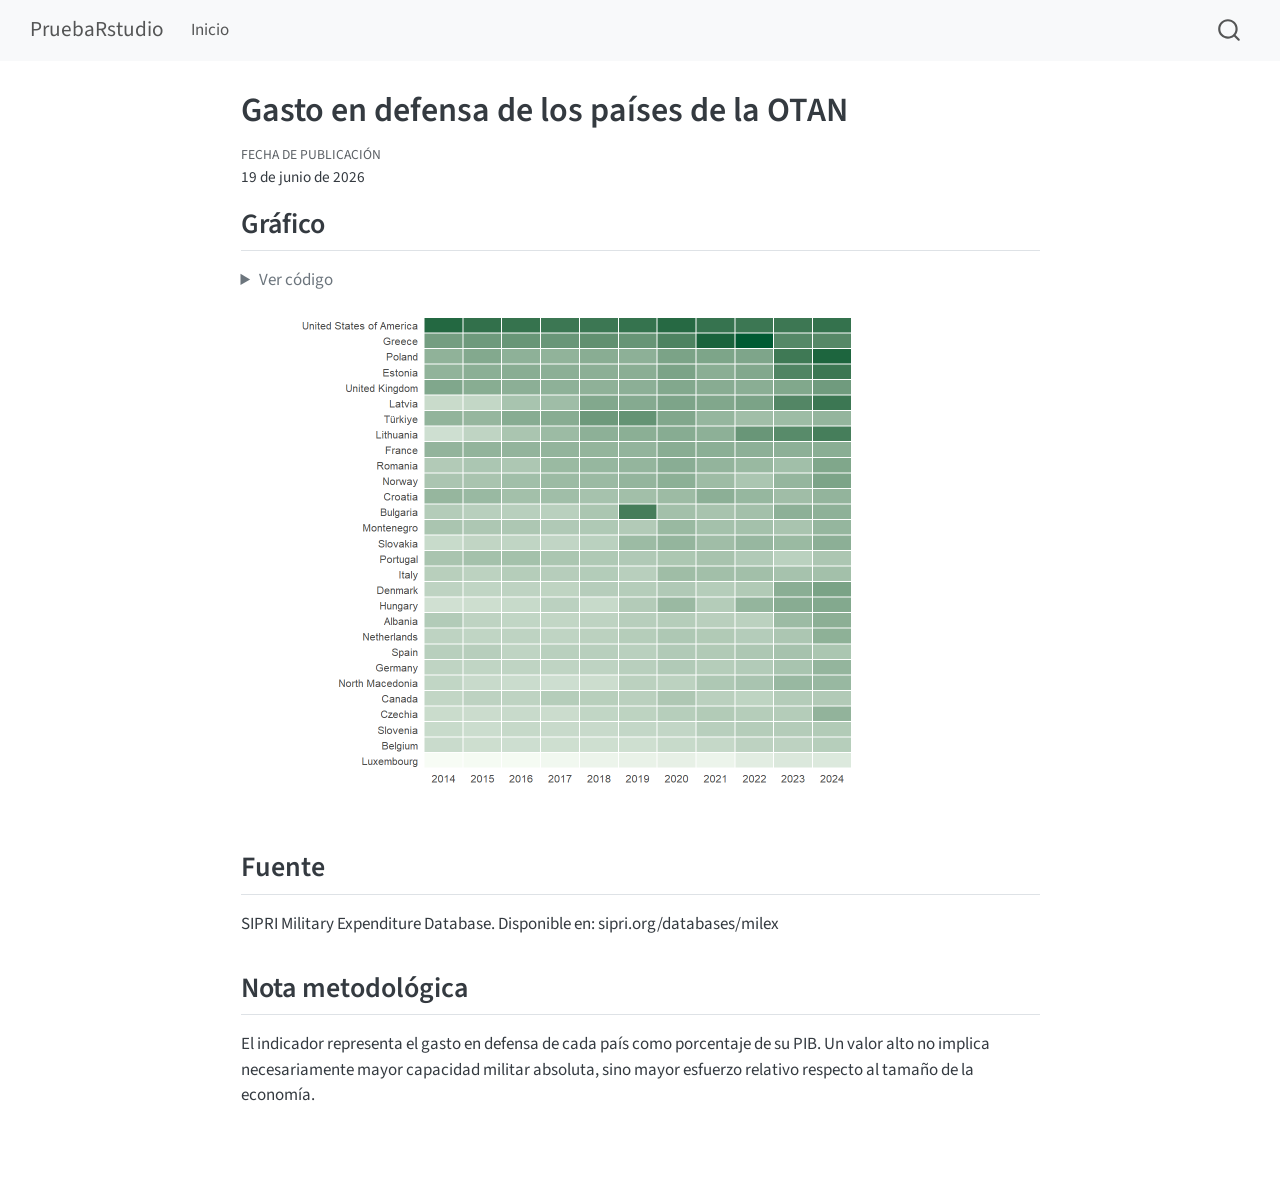
<file: docs/entries/01-nato-defense-spending/index.html>
<!DOCTYPE html>
<html xmlns="http://www.w3.org/1999/xhtml" lang="es" xml:lang="es"><head>

<meta charset="utf-8">
<meta name="generator" content="quarto-1.9.38">

<meta name="viewport" content="width=device-width, initial-scale=1.0, user-scalable=yes">


<title>Gasto en defensa de los países de la OTAN – PruebaRstudio</title>
<style>
/* Default styles provided by pandoc.
** See https://pandoc.org/MANUAL.html#variables-for-html for config info.
*/
code{white-space: pre-wrap;}
span.smallcaps{font-variant: small-caps;}
div.columns{display: flex; gap: min(4vw, 1.5em);}
div.column{flex: auto; overflow-x: auto;}
div.hanging-indent{margin-left: 1.5em; text-indent: -1.5em;}
ul.task-list{list-style: none;}
ul.task-list li input[type="checkbox"] {
  width: 0.8em;
  margin: 0 0.8em 0.2em -1em; /* quarto-specific, see https://github.com/quarto-dev/quarto-cli/issues/4556 */ 
  vertical-align: middle;
}
/* CSS for syntax highlighting */
html { -webkit-text-size-adjust: 100%; }
pre > code.sourceCode { white-space: pre; position: relative; }
pre > code.sourceCode > span { display: inline-block; line-height: 1.25; }
pre > code.sourceCode > span:empty { height: 1.2em; }
.sourceCode { overflow: visible; }
code.sourceCode > span { color: inherit; text-decoration: inherit; }
div.sourceCode { margin: 1em 0; }
pre.sourceCode { margin: 0; }
@media screen {
div.sourceCode { overflow: auto; }
}
@media print {
pre > code.sourceCode { white-space: pre-wrap; }
pre > code.sourceCode > span { text-indent: -5em; padding-left: 5em; }
}
pre.numberSource code
  { counter-reset: source-line 0; }
pre.numberSource code > span
  { position: relative; left: -4em; counter-increment: source-line; }
pre.numberSource code > span > a:first-child::before
  { content: counter(source-line);
    position: relative; left: -1em; text-align: right; vertical-align: baseline;
    border: none; display: inline-block;
    -webkit-touch-callout: none; -webkit-user-select: none;
    -khtml-user-select: none; -moz-user-select: none;
    -ms-user-select: none; user-select: none;
    padding: 0 4px; width: 4em;
  }
pre.numberSource { margin-left: 3em;  padding-left: 4px; }
div.sourceCode
  {   }
@media screen {
pre > code.sourceCode > span > a:first-child::before { text-decoration: underline; }
}
</style>


<script src="../../site_libs/quarto-nav/quarto-nav.js"></script>
<script src="../../site_libs/quarto-nav/headroom.min.js"></script>
<script src="../../site_libs/clipboard/clipboard.min.js"></script>
<script src="../../site_libs/quarto-search/autocomplete.umd.js"></script>
<script src="../../site_libs/quarto-search/fuse.min.js"></script>
<script src="../../site_libs/quarto-search/quarto-search.js"></script>
<meta name="quarto:offset" content="../../">
<script src="../../site_libs/quarto-html/quarto.js" type="module"></script>
<script src="../../site_libs/quarto-html/tabsets/tabsets.js" type="module"></script>
<script src="../../site_libs/quarto-html/popper.min.js"></script>
<script src="../../site_libs/quarto-html/tippy.umd.min.js"></script>
<script src="../../site_libs/quarto-html/anchor.min.js"></script>
<link href="../../site_libs/quarto-html/tippy.css" rel="stylesheet">
<link href="../../site_libs/quarto-html/quarto-syntax-highlighting-15634bcf2e68342d4ad2dfa704d543f6.css" rel="stylesheet" id="quarto-text-highlighting-styles">
<script src="../../site_libs/bootstrap/bootstrap.min.js"></script>
<link href="../../site_libs/bootstrap/bootstrap-icons.css" rel="stylesheet">
<link href="../../site_libs/bootstrap/bootstrap-a0f9fd0d421825b736dc1bbcbcba2219.min.css" rel="stylesheet" append-hash="true" id="quarto-bootstrap" data-mode="light">
<script id="quarto-search-options" type="application/json">{
  "location": "navbar",
  "copy-button": false,
  "collapse-after": 3,
  "panel-placement": "end",
  "type": "overlay",
  "limit": 50,
  "keyboard-shortcut": [
    "f",
    "/",
    "s"
  ],
  "show-item-context": false,
  "language": {
    "search-no-results-text": "No se han encontrado resultados",
    "search-matching-documents-text": "documentos encontrados",
    "search-copy-link-title": "Copiar el enlace en la búsqueda",
    "search-hide-matches-text": "Ocultar resultados adicionales",
    "search-more-match-text": "resultado adicional en este documento",
    "search-more-matches-text": "resultados adicionales en este documento",
    "search-clear-button-title": "Borrar",
    "search-text-placeholder": "",
    "search-detached-cancel-button-title": "Cancelar",
    "search-submit-button-title": "Enviar",
    "search-label": "Buscar"
  }
}</script>


</head>

<body class="nav-fixed fullcontent quarto-light">

<div id="quarto-search-results"></div>
  <header id="quarto-header" class="headroom fixed-top">
    <nav class="navbar navbar-expand-lg " data-bs-theme="dark">
      <div class="navbar-container container-fluid">
      <div class="navbar-brand-container mx-auto">
    <a class="navbar-brand" href="../../index.html">
    <span class="navbar-title">PruebaRstudio</span>
    </a>
  </div>
            <div id="quarto-search" class="" title="Buscar"></div>
          <button class="navbar-toggler" type="button" data-bs-toggle="collapse" data-bs-target="#navbarCollapse" aria-controls="navbarCollapse" role="menu" aria-expanded="false" aria-label="Navegación de palanca" onclick="if (window.quartoToggleHeadroom) { window.quartoToggleHeadroom(); }">
  <span class="navbar-toggler-icon"></span>
</button>
          <div class="collapse navbar-collapse" id="navbarCollapse">
            <ul class="navbar-nav navbar-nav-scroll me-auto">
  <li class="nav-item">
    <a class="nav-link" href="../../index.html"> 
<span class="menu-text">Inicio</span></a>
  </li>  
</ul>
          </div> <!-- /navcollapse -->
            <div class="quarto-navbar-tools">
</div>
      </div> <!-- /container-fluid -->
    </nav>
</header>
<!-- content -->
<div id="quarto-content" class="quarto-container page-columns page-rows-contents page-layout-article page-navbar">
<!-- sidebar -->
<!-- margin-sidebar -->
    
<!-- main -->
<main class="content" id="quarto-document-content">

<header id="title-block-header" class="quarto-title-block default">
<div class="quarto-title">
<h1 class="title">Gasto en defensa de los países de la OTAN</h1>
</div>



<div class="quarto-title-meta">

    
    <div>
    <div class="quarto-title-meta-heading">Fecha de publicación</div>
    <div class="quarto-title-meta-contents">
      <p class="date">19 de junio de 2026</p>
    </div>
  </div>
  
    
  </div>
  


</header>


<section id="gráfico" class="level2">
<h2 class="anchored" data-anchor-id="gráfico">Gráfico</h2>
<div class="cell">
<details class="code-fold">
<summary>Ver código</summary>
<div class="code-copy-outer-scaffold"><div class="sourceCode cell-code" id="cb1"><pre class="sourceCode r code-with-copy"><code class="sourceCode r"><span id="cb1-1"><a href="#cb1-1" aria-hidden="true" tabindex="-1"></a><span class="fu">library</span>(readxl)</span>
<span id="cb1-2"><a href="#cb1-2" aria-hidden="true" tabindex="-1"></a><span class="fu">library</span>(dplyr)</span>
<span id="cb1-3"><a href="#cb1-3" aria-hidden="true" tabindex="-1"></a><span class="fu">library</span>(tidyr)</span>
<span id="cb1-4"><a href="#cb1-4" aria-hidden="true" tabindex="-1"></a><span class="fu">library</span>(ggplot2)</span>
<span id="cb1-5"><a href="#cb1-5" aria-hidden="true" tabindex="-1"></a></span>
<span id="cb1-6"><a href="#cb1-6" aria-hidden="true" tabindex="-1"></a>raw <span class="ot">&lt;-</span> <span class="fu">read_excel</span>(<span class="st">"data/SIPRI-Milex-data-1949-2025_v1.2.xlsx"</span>, </span>
<span id="cb1-7"><a href="#cb1-7" aria-hidden="true" tabindex="-1"></a>                  <span class="at">sheet =</span> <span class="st">"Share of GDP"</span>,</span>
<span id="cb1-8"><a href="#cb1-8" aria-hidden="true" tabindex="-1"></a>                  <span class="at">skip =</span> <span class="dv">5</span>)</span>
<span id="cb1-9"><a href="#cb1-9" aria-hidden="true" tabindex="-1"></a></span>
<span id="cb1-10"><a href="#cb1-10" aria-hidden="true" tabindex="-1"></a>otan <span class="ot">&lt;-</span> <span class="fu">c</span>(<span class="st">"United States of America"</span>, <span class="st">"United Kingdom"</span>, <span class="st">"France"</span>, <span class="st">"Germany"</span>, <span class="st">"Italy"</span>,</span>
<span id="cb1-11"><a href="#cb1-11" aria-hidden="true" tabindex="-1"></a>          <span class="st">"Spain"</span>, <span class="st">"Poland"</span>, <span class="st">"Netherlands"</span>, <span class="st">"Belgium"</span>, <span class="st">"Portugal"</span>, <span class="st">"Norway"</span>,</span>
<span id="cb1-12"><a href="#cb1-12" aria-hidden="true" tabindex="-1"></a>          <span class="st">"Denmark"</span>, <span class="st">"Greece"</span>, <span class="st">"Türkiye"</span>, <span class="st">"Romania"</span>, <span class="st">"Hungary"</span>, <span class="st">"Czechia"</span>,</span>
<span id="cb1-13"><a href="#cb1-13" aria-hidden="true" tabindex="-1"></a>          <span class="st">"Slovakia"</span>, <span class="st">"Bulgaria"</span>, <span class="st">"Croatia"</span>, <span class="st">"Albania"</span>, <span class="st">"Montenegro"</span>,</span>
<span id="cb1-14"><a href="#cb1-14" aria-hidden="true" tabindex="-1"></a>          <span class="st">"North Macedonia"</span>, <span class="st">"Latvia"</span>, <span class="st">"Lithuania"</span>, <span class="st">"Estonia"</span>, <span class="st">"Luxembourg"</span>,</span>
<span id="cb1-15"><a href="#cb1-15" aria-hidden="true" tabindex="-1"></a>          <span class="st">"Slovenia"</span>, <span class="st">"Canada"</span>)</span>
<span id="cb1-16"><a href="#cb1-16" aria-hidden="true" tabindex="-1"></a></span>
<span id="cb1-17"><a href="#cb1-17" aria-hidden="true" tabindex="-1"></a>nato_long <span class="ot">&lt;-</span> raw <span class="sc">%&gt;%</span></span>
<span id="cb1-18"><a href="#cb1-18" aria-hidden="true" tabindex="-1"></a>  <span class="fu">filter</span>(Country <span class="sc">%in%</span> otan) <span class="sc">%&gt;%</span></span>
<span id="cb1-19"><a href="#cb1-19" aria-hidden="true" tabindex="-1"></a>  <span class="fu">select</span>(Country, <span class="st">`</span><span class="at">2014</span><span class="st">`</span><span class="sc">:</span><span class="st">`</span><span class="at">2024</span><span class="st">`</span>) <span class="sc">%&gt;%</span></span>
<span id="cb1-20"><a href="#cb1-20" aria-hidden="true" tabindex="-1"></a>  <span class="fu">pivot_longer</span>(<span class="at">cols =</span> <span class="st">`</span><span class="at">2014</span><span class="st">`</span><span class="sc">:</span><span class="st">`</span><span class="at">2024</span><span class="st">`</span>, <span class="at">names_to =</span> <span class="st">"year"</span>, <span class="at">values_to =</span> <span class="st">"gdp_share"</span>) <span class="sc">%&gt;%</span></span>
<span id="cb1-21"><a href="#cb1-21" aria-hidden="true" tabindex="-1"></a>  <span class="fu">mutate</span>(<span class="at">gdp_share =</span> <span class="fu">as.numeric</span>(gdp_share) <span class="sc">*</span> <span class="dv">100</span>, <span class="at">year =</span> <span class="fu">as.integer</span>(year))</span>
<span id="cb1-22"><a href="#cb1-22" aria-hidden="true" tabindex="-1"></a></span>
<span id="cb1-23"><a href="#cb1-23" aria-hidden="true" tabindex="-1"></a><span class="fu">ggplot</span>(nato_long, <span class="fu">aes</span>(<span class="at">x =</span> year, <span class="at">y =</span> <span class="fu">reorder</span>(Country, gdp_share), <span class="at">fill =</span> gdp_share)) <span class="sc">+</span></span>
<span id="cb1-24"><a href="#cb1-24" aria-hidden="true" tabindex="-1"></a>  <span class="fu">geom_tile</span>(<span class="at">color =</span> <span class="st">"white"</span>, <span class="at">linewidth =</span> <span class="fl">0.4</span>) <span class="sc">+</span></span>
<span id="cb1-25"><a href="#cb1-25" aria-hidden="true" tabindex="-1"></a>  <span class="fu">scale_fill_gradient</span>(<span class="at">low =</span> <span class="st">"#f7fcf5"</span>, <span class="at">high =</span> <span class="st">"#005a32"</span>, <span class="at">na.value =</span> <span class="st">"grey90"</span>, <span class="at">name =</span> <span class="st">"% PIB"</span>) <span class="sc">+</span></span>
<span id="cb1-26"><a href="#cb1-26" aria-hidden="true" tabindex="-1"></a>  <span class="fu">scale_x_continuous</span>(<span class="at">breaks =</span> <span class="dv">2014</span><span class="sc">:</span><span class="dv">2024</span>, <span class="at">expand =</span> <span class="fu">c</span>(<span class="dv">0</span>, <span class="dv">0</span>)) <span class="sc">+</span></span>
<span id="cb1-27"><a href="#cb1-27" aria-hidden="true" tabindex="-1"></a>  <span class="fu">scale_y_discrete</span>(<span class="at">expand =</span> <span class="fu">c</span>(<span class="dv">0</span>, <span class="dv">0</span>)) <span class="sc">+</span></span>
<span id="cb1-28"><a href="#cb1-28" aria-hidden="true" tabindex="-1"></a>  <span class="fu">coord_fixed</span>(<span class="at">ratio =</span> <span class="fl">0.4</span>) <span class="sc">+</span></span>
<span id="cb1-29"><a href="#cb1-29" aria-hidden="true" tabindex="-1"></a>  <span class="fu">labs</span>(<span class="at">x =</span> <span class="cn">NULL</span>, <span class="at">y =</span> <span class="cn">NULL</span>) <span class="sc">+</span></span>
<span id="cb1-30"><a href="#cb1-30" aria-hidden="true" tabindex="-1"></a>  <span class="fu">theme_minimal</span>(<span class="at">base_size =</span> <span class="dv">10</span>) <span class="sc">+</span></span>
<span id="cb1-31"><a href="#cb1-31" aria-hidden="true" tabindex="-1"></a>  <span class="fu">theme</span>(<span class="at">panel.grid =</span> <span class="fu">element_blank</span>(),</span>
<span id="cb1-32"><a href="#cb1-32" aria-hidden="true" tabindex="-1"></a>        <span class="at">axis.text.x =</span> <span class="fu">element_text</span>(<span class="at">size =</span> <span class="dv">8</span>),</span>
<span id="cb1-33"><a href="#cb1-33" aria-hidden="true" tabindex="-1"></a>        <span class="at">axis.text.y =</span> <span class="fu">element_text</span>(<span class="at">size =</span> <span class="dv">8</span>),</span>
<span id="cb1-34"><a href="#cb1-34" aria-hidden="true" tabindex="-1"></a>        <span class="at">legend.position =</span> <span class="st">"none"</span>)</span></code></pre></div><button title="Copiar al portapapeles" class="code-copy-button"><i class="bi"></i></button></div>
</details>
<div class="cell-output-display">
<div>
<figure class="figure">
<p><img src="index_files/figure-html/unnamed-chunk-1-1.png" class="img-fluid figure-img" width="672"></p>
</figure>
</div>
</div>
</div>
</section>
<section id="fuente" class="level2">
<h2 class="anchored" data-anchor-id="fuente">Fuente</h2>
<p>SIPRI Military Expenditure Database. Disponible en: sipri.org/databases/milex</p>
</section>
<section id="nota-metodológica" class="level2">
<h2 class="anchored" data-anchor-id="nota-metodológica">Nota metodológica</h2>
<p>El indicador representa el gasto en defensa de cada país como porcentaje de su PIB. Un valor alto no implica necesariamente mayor capacidad militar absoluta, sino mayor esfuerzo relativo respecto al tamaño de la economía.</p>


</section>

</main> <!-- /main -->
<script id="quarto-html-after-body" type="application/javascript">
  window.document.addEventListener("DOMContentLoaded", function (event) {
    const icon = "";
    const anchorJS = new window.AnchorJS();
    anchorJS.options = {
      placement: 'right',
      icon: icon
    };
    anchorJS.add('.anchored');
    const isCodeAnnotation = (el) => {
      for (const clz of el.classList) {
        if (clz.startsWith('code-annotation-')) {                     
          return true;
        }
      }
      return false;
    }
    const onCopySuccess = function(e) {
      // button target
      const button = e.trigger;
      // don't keep focus
      button.blur();
      // flash "checked"
      button.classList.add('code-copy-button-checked');
      var currentTitle = button.getAttribute("title");
      button.setAttribute("title", "Copiado");
      let tooltip;
      if (window.bootstrap) {
        button.setAttribute("data-bs-toggle", "tooltip");
        button.setAttribute("data-bs-placement", "left");
        button.setAttribute("data-bs-title", "Copiado");
        tooltip = new bootstrap.Tooltip(button, 
          { trigger: "manual", 
            customClass: "code-copy-button-tooltip",
            offset: [0, -8]});
        tooltip.show();    
      }
      setTimeout(function() {
        if (tooltip) {
          tooltip.hide();
          button.removeAttribute("data-bs-title");
          button.removeAttribute("data-bs-toggle");
          button.removeAttribute("data-bs-placement");
        }
        button.setAttribute("title", currentTitle);
        button.classList.remove('code-copy-button-checked');
      }, 1000);
      // clear code selection
      e.clearSelection();
    }
    const getTextToCopy = function(trigger) {
      const outerScaffold = trigger.parentElement.cloneNode(true);
      const codeEl = outerScaffold.querySelector('code');
      for (const childEl of codeEl.children) {
        if (isCodeAnnotation(childEl)) {
          childEl.remove();
        }
      }
      return codeEl.innerText;
    }
    const clipboard = new window.ClipboardJS('.code-copy-button:not([data-in-quarto-modal])', {
      text: getTextToCopy
    });
    clipboard.on('success', onCopySuccess);
    if (window.document.getElementById('quarto-embedded-source-code-modal')) {
      const clipboardModal = new window.ClipboardJS('.code-copy-button[data-in-quarto-modal]', {
        text: getTextToCopy,
        container: window.document.getElementById('quarto-embedded-source-code-modal')
      });
      clipboardModal.on('success', onCopySuccess);
    }
      var localhostRegex = new RegExp(/^(?:http|https):\/\/localhost\:?[0-9]*\//);
      var mailtoRegex = new RegExp(/^mailto:/);
        var filterRegex = new RegExp('/' + window.location.host + '/');
      var isInternal = (href) => {
          return filterRegex.test(href) || localhostRegex.test(href) || mailtoRegex.test(href);
      }
      // Inspect non-navigation links and adorn them if external
     var links = window.document.querySelectorAll('a[href]:not(.nav-link):not(.navbar-brand):not(.toc-action):not(.sidebar-link):not(.sidebar-item-toggle):not(.pagination-link):not(.no-external):not([aria-hidden]):not(.dropdown-item):not(.quarto-navigation-tool):not(.about-link)');
      for (var i=0; i<links.length; i++) {
        const link = links[i];
        if (!isInternal(link.href)) {
          // undo the damage that might have been done by quarto-nav.js in the case of
          // links that we want to consider external
          if (link.dataset.originalHref !== undefined) {
            link.href = link.dataset.originalHref;
          }
        }
      }
    function tippyHover(el, contentFn, onTriggerFn, onUntriggerFn) {
      const config = {
        allowHTML: true,
        maxWidth: 500,
        delay: 100,
        arrow: false,
        appendTo: function(el) {
            return el.parentElement;
        },
        interactive: true,
        interactiveBorder: 10,
        theme: 'quarto',
        placement: 'bottom-start',
      };
      if (contentFn) {
        config.content = contentFn;
      }
      if (onTriggerFn) {
        config.onTrigger = onTriggerFn;
      }
      if (onUntriggerFn) {
        config.onUntrigger = onUntriggerFn;
      }
      window.tippy(el, config); 
    }
    const noterefs = window.document.querySelectorAll('a[role="doc-noteref"]');
    for (var i=0; i<noterefs.length; i++) {
      const ref = noterefs[i];
      tippyHover(ref, function() {
        // use id or data attribute instead here
        let href = ref.getAttribute('data-footnote-href') || ref.getAttribute('href');
        try { href = new URL(href).hash; } catch {}
        const id = href.replace(/^#\/?/, "");
        const note = window.document.getElementById(id);
        if (note) {
          return note.innerHTML;
        } else {
          return "";
        }
      });
    }
    const xrefs = window.document.querySelectorAll('a.quarto-xref');
    const processXRef = (id, note) => {
      // Strip column container classes
      const stripColumnClz = (el) => {
        el.classList.remove("page-full", "page-columns");
        if (el.children) {
          for (const child of el.children) {
            stripColumnClz(child);
          }
        }
      }
      stripColumnClz(note)
      if (id === null || id.startsWith('sec-')) {
        // Special case sections, only their first couple elements
        const container = document.createElement("div");
        if (note.children && note.children.length > 2) {
          container.appendChild(note.children[0].cloneNode(true));
          for (let i = 1; i < note.children.length; i++) {
            const child = note.children[i];
            if (child.tagName === "P" && child.innerText === "") {
              continue;
            } else {
              container.appendChild(child.cloneNode(true));
              break;
            }
          }
          if (window.Quarto?.typesetMath) {
            window.Quarto.typesetMath(container);
          }
          return container.innerHTML
        } else {
          if (window.Quarto?.typesetMath) {
            window.Quarto.typesetMath(note);
          }
          return note.innerHTML;
        }
      } else {
        // Remove any anchor links if they are present
        const anchorLink = note.querySelector('a.anchorjs-link');
        if (anchorLink) {
          anchorLink.remove();
        }
        if (window.Quarto?.typesetMath) {
          window.Quarto.typesetMath(note);
        }
        if (note.classList.contains("callout")) {
          return note.outerHTML;
        } else {
          return note.innerHTML;
        }
      }
    }
    for (var i=0; i<xrefs.length; i++) {
      const xref = xrefs[i];
      tippyHover(xref, undefined, function(instance) {
        instance.disable();
        let url = xref.getAttribute('href');
        let hash = undefined; 
        if (url.startsWith('#')) {
          hash = url;
        } else {
          try { hash = new URL(url).hash; } catch {}
        }
        if (hash) {
          const id = hash.replace(/^#\/?/, "");
          const note = window.document.getElementById(id);
          if (note !== null) {
            try {
              const html = processXRef(id, note.cloneNode(true));
              instance.setContent(html);
            } finally {
              instance.enable();
              instance.show();
            }
          } else {
            // See if we can fetch this
            fetch(url.split('#')[0])
            .then(res => res.text())
            .then(html => {
              const parser = new DOMParser();
              const htmlDoc = parser.parseFromString(html, "text/html");
              const note = htmlDoc.getElementById(id);
              if (note !== null) {
                const html = processXRef(id, note);
                instance.setContent(html);
              } 
            }).finally(() => {
              instance.enable();
              instance.show();
            });
          }
        } else {
          // See if we can fetch a full url (with no hash to target)
          // This is a special case and we should probably do some content thinning / targeting
          fetch(url)
          .then(res => res.text())
          .then(html => {
            const parser = new DOMParser();
            const htmlDoc = parser.parseFromString(html, "text/html");
            const note = htmlDoc.querySelector('main.content');
            if (note !== null) {
              // This should only happen for chapter cross references
              // (since there is no id in the URL)
              // remove the first header
              if (note.children.length > 0 && note.children[0].tagName === "HEADER") {
                note.children[0].remove();
              }
              const html = processXRef(null, note);
              instance.setContent(html);
            } 
          }).finally(() => {
            instance.enable();
            instance.show();
          });
        }
      }, function(instance) {
      });
    }
        let selectedAnnoteEl;
        const selectorForAnnotation = ( cell, annotation) => {
          let cellAttr = 'data-code-cell="' + cell + '"';
          let lineAttr = 'data-code-annotation="' +  annotation + '"';
          const selector = 'span[' + cellAttr + '][' + lineAttr + ']';
          return selector;
        }
        const selectCodeLines = (annoteEl) => {
          const doc = window.document;
          const targetCell = annoteEl.getAttribute("data-target-cell");
          const targetAnnotation = annoteEl.getAttribute("data-target-annotation");
          const annoteSpan = window.document.querySelector(selectorForAnnotation(targetCell, targetAnnotation));
          const lines = annoteSpan.getAttribute("data-code-lines").split(",");
          const lineIds = lines.map((line) => {
            return targetCell + "-" + line;
          })
          let top = null;
          let height = null;
          let parent = null;
          if (lineIds.length > 0) {
              //compute the position of the single el (top and bottom and make a div)
              const el = window.document.getElementById(lineIds[0]);
              top = el.offsetTop;
              height = el.offsetHeight;
              parent = el.parentElement.parentElement;
            if (lineIds.length > 1) {
              const lastEl = window.document.getElementById(lineIds[lineIds.length - 1]);
              const bottom = lastEl.offsetTop + lastEl.offsetHeight;
              height = bottom - top;
            }
            if (top !== null && height !== null && parent !== null) {
              // cook up a div (if necessary) and position it 
              let div = window.document.getElementById("code-annotation-line-highlight");
              if (div === null) {
                div = window.document.createElement("div");
                div.setAttribute("id", "code-annotation-line-highlight");
                div.style.position = 'absolute';
                parent.appendChild(div);
              }
              div.style.top = top - 2 + "px";
              div.style.height = height + 4 + "px";
              div.style.left = 0;
              let gutterDiv = window.document.getElementById("code-annotation-line-highlight-gutter");
              if (gutterDiv === null) {
                gutterDiv = window.document.createElement("div");
                gutterDiv.setAttribute("id", "code-annotation-line-highlight-gutter");
                gutterDiv.style.position = 'absolute';
                const codeCell = window.document.getElementById(targetCell);
                const gutter = codeCell.querySelector('.code-annotation-gutter');
                gutter.appendChild(gutterDiv);
              }
              gutterDiv.style.top = top - 2 + "px";
              gutterDiv.style.height = height + 4 + "px";
            }
            selectedAnnoteEl = annoteEl;
          }
        };
        const unselectCodeLines = () => {
          const elementsIds = ["code-annotation-line-highlight", "code-annotation-line-highlight-gutter"];
          elementsIds.forEach((elId) => {
            const div = window.document.getElementById(elId);
            if (div) {
              div.remove();
            }
          });
          selectedAnnoteEl = undefined;
        };
          // Handle positioning of the toggle
      window.addEventListener(
        "resize",
        throttle(() => {
          elRect = undefined;
          if (selectedAnnoteEl) {
            selectCodeLines(selectedAnnoteEl);
          }
        }, 10)
      );
      function throttle(fn, ms) {
      let throttle = false;
      let timer;
        return (...args) => {
          if(!throttle) { // first call gets through
              fn.apply(this, args);
              throttle = true;
          } else { // all the others get throttled
              if(timer) clearTimeout(timer); // cancel #2
              timer = setTimeout(() => {
                fn.apply(this, args);
                timer = throttle = false;
              }, ms);
          }
        };
      }
        // Attach click handler to the DT
        const annoteDls = window.document.querySelectorAll('dt[data-target-cell]');
        for (const annoteDlNode of annoteDls) {
          annoteDlNode.addEventListener('click', (event) => {
            const clickedEl = event.target;
            if (clickedEl !== selectedAnnoteEl) {
              unselectCodeLines();
              const activeEl = window.document.querySelector('dt[data-target-cell].code-annotation-active');
              if (activeEl) {
                activeEl.classList.remove('code-annotation-active');
              }
              selectCodeLines(clickedEl);
              clickedEl.classList.add('code-annotation-active');
            } else {
              // Unselect the line
              unselectCodeLines();
              clickedEl.classList.remove('code-annotation-active');
            }
          });
        }
    const findCites = (el) => {
      const parentEl = el.parentElement;
      if (parentEl) {
        const cites = parentEl.dataset.cites;
        if (cites) {
          return {
            el,
            cites: cites.split(' ')
          };
        } else {
          return findCites(el.parentElement)
        }
      } else {
        return undefined;
      }
    };
    var bibliorefs = window.document.querySelectorAll('a[role="doc-biblioref"]');
    for (var i=0; i<bibliorefs.length; i++) {
      const ref = bibliorefs[i];
      const citeInfo = findCites(ref);
      if (citeInfo) {
        tippyHover(citeInfo.el, function() {
          var popup = window.document.createElement('div');
          citeInfo.cites.forEach(function(cite) {
            var citeDiv = window.document.createElement('div');
            citeDiv.classList.add('hanging-indent');
            citeDiv.classList.add('csl-entry');
            var biblioDiv = window.document.getElementById('ref-' + cite);
            if (biblioDiv) {
              citeDiv.innerHTML = biblioDiv.innerHTML;
            }
            popup.appendChild(citeDiv);
          });
          return popup.innerHTML;
        });
      }
    }
  });
  </script>
</div> <!-- /content -->




</body></html>
</file>
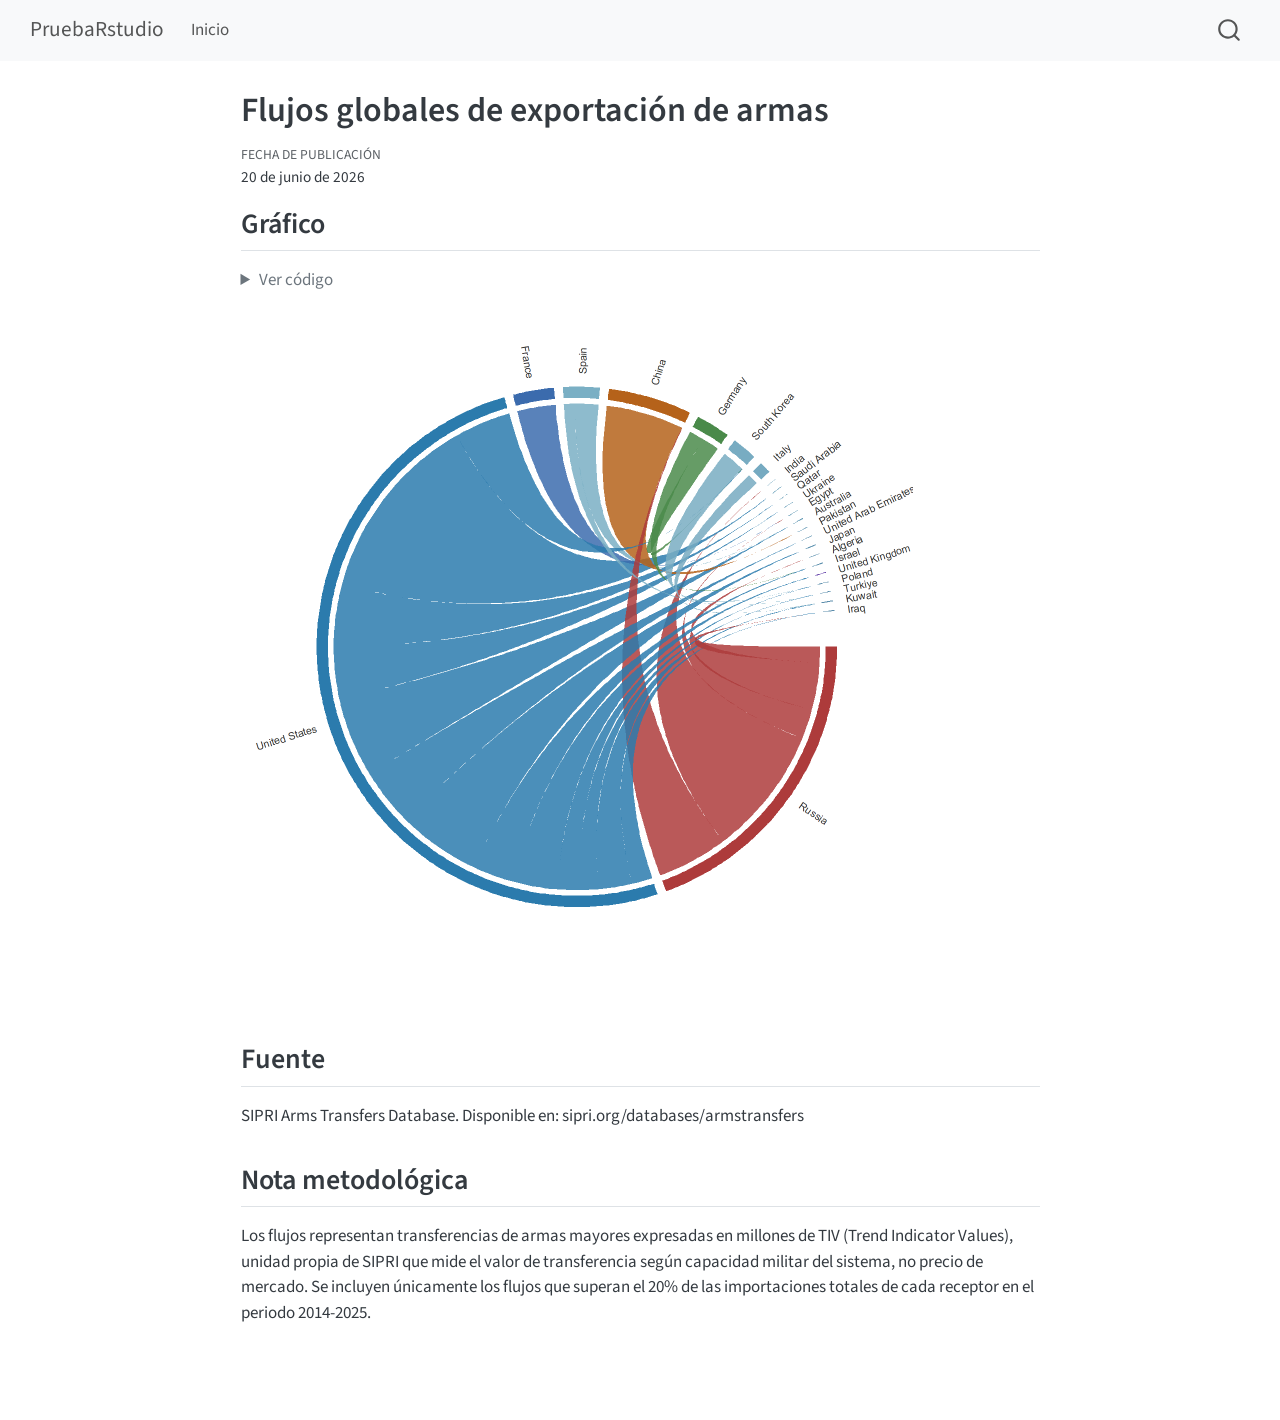
<file: docs/entries/02-arms-transfers/index.html>
<!DOCTYPE html>
<html xmlns="http://www.w3.org/1999/xhtml" lang="es" xml:lang="es"><head>

<meta charset="utf-8">
<meta name="generator" content="quarto-1.9.38">

<meta name="viewport" content="width=device-width, initial-scale=1.0, user-scalable=yes">


<title>Flujos globales de exportación de armas – PruebaRstudio</title>
<style>
/* Default styles provided by pandoc.
** See https://pandoc.org/MANUAL.html#variables-for-html for config info.
*/
code{white-space: pre-wrap;}
span.smallcaps{font-variant: small-caps;}
div.columns{display: flex; gap: min(4vw, 1.5em);}
div.column{flex: auto; overflow-x: auto;}
div.hanging-indent{margin-left: 1.5em; text-indent: -1.5em;}
ul.task-list{list-style: none;}
ul.task-list li input[type="checkbox"] {
  width: 0.8em;
  margin: 0 0.8em 0.2em -1em; /* quarto-specific, see https://github.com/quarto-dev/quarto-cli/issues/4556 */ 
  vertical-align: middle;
}
/* CSS for syntax highlighting */
html { -webkit-text-size-adjust: 100%; }
pre > code.sourceCode { white-space: pre; position: relative; }
pre > code.sourceCode > span { display: inline-block; line-height: 1.25; }
pre > code.sourceCode > span:empty { height: 1.2em; }
.sourceCode { overflow: visible; }
code.sourceCode > span { color: inherit; text-decoration: inherit; }
div.sourceCode { margin: 1em 0; }
pre.sourceCode { margin: 0; }
@media screen {
div.sourceCode { overflow: auto; }
}
@media print {
pre > code.sourceCode { white-space: pre-wrap; }
pre > code.sourceCode > span { text-indent: -5em; padding-left: 5em; }
}
pre.numberSource code
  { counter-reset: source-line 0; }
pre.numberSource code > span
  { position: relative; left: -4em; counter-increment: source-line; }
pre.numberSource code > span > a:first-child::before
  { content: counter(source-line);
    position: relative; left: -1em; text-align: right; vertical-align: baseline;
    border: none; display: inline-block;
    -webkit-touch-callout: none; -webkit-user-select: none;
    -khtml-user-select: none; -moz-user-select: none;
    -ms-user-select: none; user-select: none;
    padding: 0 4px; width: 4em;
  }
pre.numberSource { margin-left: 3em;  padding-left: 4px; }
div.sourceCode
  {   }
@media screen {
pre > code.sourceCode > span > a:first-child::before { text-decoration: underline; }
}
</style>


<script src="../../site_libs/quarto-nav/quarto-nav.js"></script>
<script src="../../site_libs/quarto-nav/headroom.min.js"></script>
<script src="../../site_libs/clipboard/clipboard.min.js"></script>
<script src="../../site_libs/quarto-search/autocomplete.umd.js"></script>
<script src="../../site_libs/quarto-search/fuse.min.js"></script>
<script src="../../site_libs/quarto-search/quarto-search.js"></script>
<meta name="quarto:offset" content="../../">
<script src="../../site_libs/quarto-html/quarto.js" type="module"></script>
<script src="../../site_libs/quarto-html/tabsets/tabsets.js" type="module"></script>
<script src="../../site_libs/quarto-html/popper.min.js"></script>
<script src="../../site_libs/quarto-html/tippy.umd.min.js"></script>
<script src="../../site_libs/quarto-html/anchor.min.js"></script>
<link href="../../site_libs/quarto-html/tippy.css" rel="stylesheet">
<link href="../../site_libs/quarto-html/quarto-syntax-highlighting-15634bcf2e68342d4ad2dfa704d543f6.css" rel="stylesheet" id="quarto-text-highlighting-styles">
<script src="../../site_libs/bootstrap/bootstrap.min.js"></script>
<link href="../../site_libs/bootstrap/bootstrap-icons.css" rel="stylesheet">
<link href="../../site_libs/bootstrap/bootstrap-a0f9fd0d421825b736dc1bbcbcba2219.min.css" rel="stylesheet" append-hash="true" id="quarto-bootstrap" data-mode="light">
<script id="quarto-search-options" type="application/json">{
  "location": "navbar",
  "copy-button": false,
  "collapse-after": 3,
  "panel-placement": "end",
  "type": "overlay",
  "limit": 50,
  "keyboard-shortcut": [
    "f",
    "/",
    "s"
  ],
  "show-item-context": false,
  "language": {
    "search-no-results-text": "No se han encontrado resultados",
    "search-matching-documents-text": "documentos encontrados",
    "search-copy-link-title": "Copiar el enlace en la búsqueda",
    "search-hide-matches-text": "Ocultar resultados adicionales",
    "search-more-match-text": "resultado adicional en este documento",
    "search-more-matches-text": "resultados adicionales en este documento",
    "search-clear-button-title": "Borrar",
    "search-text-placeholder": "",
    "search-detached-cancel-button-title": "Cancelar",
    "search-submit-button-title": "Enviar",
    "search-label": "Buscar"
  }
}</script>


<link rel="stylesheet" href="../../styles.css">
</head>

<body class="nav-fixed fullcontent quarto-light">

<div id="quarto-search-results"></div>
  <header id="quarto-header" class="headroom fixed-top">
    <nav class="navbar navbar-expand-lg " data-bs-theme="dark">
      <div class="navbar-container container-fluid">
      <div class="navbar-brand-container mx-auto">
    <a class="navbar-brand" href="../../index.html">
    <span class="navbar-title">PruebaRstudio</span>
    </a>
  </div>
            <div id="quarto-search" class="" title="Buscar"></div>
          <button class="navbar-toggler" type="button" data-bs-toggle="collapse" data-bs-target="#navbarCollapse" aria-controls="navbarCollapse" role="menu" aria-expanded="false" aria-label="Navegación de palanca" onclick="if (window.quartoToggleHeadroom) { window.quartoToggleHeadroom(); }">
  <span class="navbar-toggler-icon"></span>
</button>
          <div class="collapse navbar-collapse" id="navbarCollapse">
            <ul class="navbar-nav navbar-nav-scroll me-auto">
  <li class="nav-item">
    <a class="nav-link" href="../../index.html"> 
<span class="menu-text">Inicio</span></a>
  </li>  
</ul>
          </div> <!-- /navcollapse -->
            <div class="quarto-navbar-tools">
</div>
      </div> <!-- /container-fluid -->
    </nav>
</header>
<!-- content -->
<div id="quarto-content" class="quarto-container page-columns page-rows-contents page-layout-article page-navbar">
<!-- sidebar -->
<!-- margin-sidebar -->
    
<!-- main -->
<main class="content" id="quarto-document-content">

<header id="title-block-header" class="quarto-title-block default">
<div class="quarto-title">
<h1 class="title">Flujos globales de exportación de armas</h1>
</div>



<div class="quarto-title-meta">

    
    <div>
    <div class="quarto-title-meta-heading">Fecha de publicación</div>
    <div class="quarto-title-meta-contents">
      <p class="date">20 de junio de 2026</p>
    </div>
  </div>
  
    
  </div>
  


</header>


<section id="gráfico" class="level2">
<h2 class="anchored" data-anchor-id="gráfico">Gráfico</h2>
<div class="cell">
<details class="code-fold">
<summary>Ver código</summary>
<div class="code-copy-outer-scaffold"><div class="sourceCode cell-code" id="cb1"><pre class="sourceCode r code-with-copy"><code class="sourceCode r"><span id="cb1-1"><a href="#cb1-1" aria-hidden="true" tabindex="-1"></a><span class="fu">library</span>(circlize)</span>
<span id="cb1-2"><a href="#cb1-2" aria-hidden="true" tabindex="-1"></a><span class="fu">library</span>(dplyr)</span>
<span id="cb1-3"><a href="#cb1-3" aria-hidden="true" tabindex="-1"></a><span class="fu">library</span>(readr)</span>
<span id="cb1-4"><a href="#cb1-4" aria-hidden="true" tabindex="-1"></a></span>
<span id="cb1-5"><a href="#cb1-5" aria-hidden="true" tabindex="-1"></a>flows <span class="ot">&lt;-</span> <span class="fu">read_csv</span>(<span class="st">"data/flows_import-export-top_2014-2025.csv"</span>)</span>
<span id="cb1-6"><a href="#cb1-6" aria-hidden="true" tabindex="-1"></a>flows <span class="ot">&lt;-</span> flows <span class="sc">%&gt;%</span> <span class="fu">filter</span>(pct <span class="sc">&gt;=</span> <span class="dv">20</span>)</span>
<span id="cb1-7"><a href="#cb1-7" aria-hidden="true" tabindex="-1"></a></span>
<span id="cb1-8"><a href="#cb1-8" aria-hidden="true" tabindex="-1"></a>col_exporters <span class="ot">&lt;-</span> <span class="fu">c</span>(</span>
<span id="cb1-9"><a href="#cb1-9" aria-hidden="true" tabindex="-1"></a>  <span class="st">"United States"</span>  <span class="ot">=</span> <span class="st">"#2B7BAD"</span>,</span>
<span id="cb1-10"><a href="#cb1-10" aria-hidden="true" tabindex="-1"></a>  <span class="st">"Russia"</span>         <span class="ot">=</span> <span class="st">"#AD3B3B"</span>,</span>
<span id="cb1-11"><a href="#cb1-11" aria-hidden="true" tabindex="-1"></a>  <span class="st">"France"</span>         <span class="ot">=</span> <span class="st">"#3B6BAD"</span>,</span>
<span id="cb1-12"><a href="#cb1-12" aria-hidden="true" tabindex="-1"></a>  <span class="st">"Germany"</span>        <span class="ot">=</span> <span class="st">"#4A8A4A"</span>,</span>
<span id="cb1-13"><a href="#cb1-13" aria-hidden="true" tabindex="-1"></a>  <span class="st">"China"</span>          <span class="ot">=</span> <span class="st">"#B5621A"</span>,</span>
<span id="cb1-14"><a href="#cb1-14" aria-hidden="true" tabindex="-1"></a>  <span class="st">"United Kingdom"</span> <span class="ot">=</span> <span class="st">"#6B4AAD"</span></span>
<span id="cb1-15"><a href="#cb1-15" aria-hidden="true" tabindex="-1"></a>)</span>
<span id="cb1-16"><a href="#cb1-16" aria-hidden="true" tabindex="-1"></a></span>
<span id="cb1-17"><a href="#cb1-17" aria-hidden="true" tabindex="-1"></a>all_nodes <span class="ot">&lt;-</span> <span class="fu">unique</span>(<span class="fu">c</span>(flows<span class="sc">$</span>from, flows<span class="sc">$</span>to))</span>
<span id="cb1-18"><a href="#cb1-18" aria-hidden="true" tabindex="-1"></a>grid_col <span class="ot">&lt;-</span> <span class="fu">setNames</span>(<span class="fu">rep</span>(<span class="st">"#A8A8A8"</span>, <span class="fu">length</span>(all_nodes)), all_nodes)</span>
<span id="cb1-19"><a href="#cb1-19" aria-hidden="true" tabindex="-1"></a>grid_col[<span class="fu">names</span>(col_exporters)] <span class="ot">&lt;-</span> col_exporters</span>
<span id="cb1-20"><a href="#cb1-20" aria-hidden="true" tabindex="-1"></a></span>
<span id="cb1-21"><a href="#cb1-21" aria-hidden="true" tabindex="-1"></a>importers_only <span class="ot">&lt;-</span> <span class="fu">setdiff</span>(all_nodes, <span class="fu">names</span>(col_exporters))</span>
<span id="cb1-22"><a href="#cb1-22" aria-hidden="true" tabindex="-1"></a>import_cols <span class="ot">&lt;-</span> <span class="fu">colorRampPalette</span>(<span class="fu">c</span>(<span class="st">"#7AAFC4"</span>, <span class="st">"#6A9DB8"</span>, <span class="st">"#5A8BAA"</span>))(<span class="fu">length</span>(importers_only))</span>
<span id="cb1-23"><a href="#cb1-23" aria-hidden="true" tabindex="-1"></a>grid_col[importers_only] <span class="ot">&lt;-</span> import_cols</span>
<span id="cb1-24"><a href="#cb1-24" aria-hidden="true" tabindex="-1"></a></span>
<span id="cb1-25"><a href="#cb1-25" aria-hidden="true" tabindex="-1"></a><span class="fu">par</span>(<span class="at">mar =</span> <span class="fu">c</span>(<span class="dv">0</span>, <span class="dv">0</span>, <span class="dv">0</span>, <span class="dv">0</span>))</span>
<span id="cb1-26"><a href="#cb1-26" aria-hidden="true" tabindex="-1"></a><span class="fu">circos.clear</span>()</span>
<span id="cb1-27"><a href="#cb1-27" aria-hidden="true" tabindex="-1"></a><span class="fu">circos.par</span>(</span>
<span id="cb1-28"><a href="#cb1-28" aria-hidden="true" tabindex="-1"></a>  <span class="at">gap.after =</span> <span class="fu">c</span>(<span class="fu">rep</span>(<span class="dv">2</span>, <span class="fu">length</span>(all_nodes) <span class="sc">-</span> <span class="dv">1</span>), <span class="dv">8</span>),</span>
<span id="cb1-29"><a href="#cb1-29" aria-hidden="true" tabindex="-1"></a>  <span class="at">canvas.xlim =</span> <span class="fu">c</span>(<span class="sc">-</span><span class="fl">1.1</span>, <span class="fl">1.1</span>),</span>
<span id="cb1-30"><a href="#cb1-30" aria-hidden="true" tabindex="-1"></a>  <span class="at">canvas.ylim =</span> <span class="fu">c</span>(<span class="sc">-</span><span class="fl">1.1</span>, <span class="fl">1.1</span>)</span>
<span id="cb1-31"><a href="#cb1-31" aria-hidden="true" tabindex="-1"></a>)</span>
<span id="cb1-32"><a href="#cb1-32" aria-hidden="true" tabindex="-1"></a></span>
<span id="cb1-33"><a href="#cb1-33" aria-hidden="true" tabindex="-1"></a><span class="fu">chordDiagram</span>(</span>
<span id="cb1-34"><a href="#cb1-34" aria-hidden="true" tabindex="-1"></a>  flows,</span>
<span id="cb1-35"><a href="#cb1-35" aria-hidden="true" tabindex="-1"></a>  <span class="at">grid.col =</span> grid_col,</span>
<span id="cb1-36"><a href="#cb1-36" aria-hidden="true" tabindex="-1"></a>  <span class="at">transparency =</span> <span class="fl">0.15</span>,</span>
<span id="cb1-37"><a href="#cb1-37" aria-hidden="true" tabindex="-1"></a>  <span class="at">directional =</span> <span class="dv">1</span>,</span>
<span id="cb1-38"><a href="#cb1-38" aria-hidden="true" tabindex="-1"></a>  <span class="at">direction.type =</span> <span class="st">"arrows"</span>,</span>
<span id="cb1-39"><a href="#cb1-39" aria-hidden="true" tabindex="-1"></a>  <span class="at">link.arr.type =</span> <span class="st">"big.arrow"</span>,</span>
<span id="cb1-40"><a href="#cb1-40" aria-hidden="true" tabindex="-1"></a>  <span class="at">annotationTrack =</span> <span class="st">"grid"</span>,</span>
<span id="cb1-41"><a href="#cb1-41" aria-hidden="true" tabindex="-1"></a>  <span class="at">preAllocateTracks =</span> <span class="fu">list</span>(<span class="at">track.height =</span> <span class="fl">0.05</span>)</span>
<span id="cb1-42"><a href="#cb1-42" aria-hidden="true" tabindex="-1"></a>)</span>
<span id="cb1-43"><a href="#cb1-43" aria-hidden="true" tabindex="-1"></a></span>
<span id="cb1-44"><a href="#cb1-44" aria-hidden="true" tabindex="-1"></a><span class="fu">circos.trackPlotRegion</span>(<span class="at">track.index =</span> <span class="dv">1</span>, <span class="at">panel.fun =</span> <span class="cf">function</span>(x, y) {</span>
<span id="cb1-45"><a href="#cb1-45" aria-hidden="true" tabindex="-1"></a>  xlim <span class="ot">&lt;-</span> <span class="fu">get.cell.meta.data</span>(<span class="st">"xlim"</span>)</span>
<span id="cb1-46"><a href="#cb1-46" aria-hidden="true" tabindex="-1"></a>  ylim <span class="ot">&lt;-</span> <span class="fu">get.cell.meta.data</span>(<span class="st">"ylim"</span>)</span>
<span id="cb1-47"><a href="#cb1-47" aria-hidden="true" tabindex="-1"></a>  sector.name <span class="ot">&lt;-</span> <span class="fu">get.cell.meta.data</span>(<span class="st">"sector.index"</span>)</span>
<span id="cb1-48"><a href="#cb1-48" aria-hidden="true" tabindex="-1"></a>  <span class="fu">circos.text</span>(<span class="fu">mean</span>(xlim), ylim[<span class="dv">1</span>] <span class="sc">+</span> <span class="fl">0.5</span>, sector.name,</span>
<span id="cb1-49"><a href="#cb1-49" aria-hidden="true" tabindex="-1"></a>              <span class="at">facing =</span> <span class="st">"clockwise"</span>, <span class="at">niceFacing =</span> <span class="cn">TRUE</span>,</span>
<span id="cb1-50"><a href="#cb1-50" aria-hidden="true" tabindex="-1"></a>              <span class="at">adj =</span> <span class="fu">c</span>(<span class="dv">0</span>, <span class="fl">0.5</span>), <span class="at">cex =</span> <span class="fl">0.65</span>, <span class="at">col =</span> <span class="st">"grey20"</span>)</span>
<span id="cb1-51"><a href="#cb1-51" aria-hidden="true" tabindex="-1"></a>}, <span class="at">bg.border =</span> <span class="cn">NA</span>)</span></code></pre></div><button title="Copiar al portapapeles" class="code-copy-button"><i class="bi"></i></button></div>
</details>
<div class="cell-output-display">
<div>
<figure class="figure">
<p><img src="index_files/figure-html/unnamed-chunk-1-1.png" class="img-fluid figure-img" width="672"></p>
</figure>
</div>
</div>
</div>
</section>
<section id="fuente" class="level2">
<h2 class="anchored" data-anchor-id="fuente">Fuente</h2>
<p>SIPRI Arms Transfers Database. Disponible en: sipri.org/databases/armstransfers</p>
</section>
<section id="nota-metodológica" class="level2">
<h2 class="anchored" data-anchor-id="nota-metodológica">Nota metodológica</h2>
<p>Los flujos representan transferencias de armas mayores expresadas en millones de TIV (Trend Indicator Values), unidad propia de SIPRI que mide el valor de transferencia según capacidad militar del sistema, no precio de mercado. Se incluyen únicamente los flujos que superan el 20% de las importaciones totales de cada receptor en el periodo 2014-2025.</p>


</section>

</main> <!-- /main -->
<script id="quarto-html-after-body" type="application/javascript">
  window.document.addEventListener("DOMContentLoaded", function (event) {
    const icon = "";
    const anchorJS = new window.AnchorJS();
    anchorJS.options = {
      placement: 'right',
      icon: icon
    };
    anchorJS.add('.anchored');
    const isCodeAnnotation = (el) => {
      for (const clz of el.classList) {
        if (clz.startsWith('code-annotation-')) {                     
          return true;
        }
      }
      return false;
    }
    const onCopySuccess = function(e) {
      // button target
      const button = e.trigger;
      // don't keep focus
      button.blur();
      // flash "checked"
      button.classList.add('code-copy-button-checked');
      var currentTitle = button.getAttribute("title");
      button.setAttribute("title", "Copiado");
      let tooltip;
      if (window.bootstrap) {
        button.setAttribute("data-bs-toggle", "tooltip");
        button.setAttribute("data-bs-placement", "left");
        button.setAttribute("data-bs-title", "Copiado");
        tooltip = new bootstrap.Tooltip(button, 
          { trigger: "manual", 
            customClass: "code-copy-button-tooltip",
            offset: [0, -8]});
        tooltip.show();    
      }
      setTimeout(function() {
        if (tooltip) {
          tooltip.hide();
          button.removeAttribute("data-bs-title");
          button.removeAttribute("data-bs-toggle");
          button.removeAttribute("data-bs-placement");
        }
        button.setAttribute("title", currentTitle);
        button.classList.remove('code-copy-button-checked');
      }, 1000);
      // clear code selection
      e.clearSelection();
    }
    const getTextToCopy = function(trigger) {
      const outerScaffold = trigger.parentElement.cloneNode(true);
      const codeEl = outerScaffold.querySelector('code');
      for (const childEl of codeEl.children) {
        if (isCodeAnnotation(childEl)) {
          childEl.remove();
        }
      }
      return codeEl.innerText;
    }
    const clipboard = new window.ClipboardJS('.code-copy-button:not([data-in-quarto-modal])', {
      text: getTextToCopy
    });
    clipboard.on('success', onCopySuccess);
    if (window.document.getElementById('quarto-embedded-source-code-modal')) {
      const clipboardModal = new window.ClipboardJS('.code-copy-button[data-in-quarto-modal]', {
        text: getTextToCopy,
        container: window.document.getElementById('quarto-embedded-source-code-modal')
      });
      clipboardModal.on('success', onCopySuccess);
    }
      var localhostRegex = new RegExp(/^(?:http|https):\/\/localhost\:?[0-9]*\//);
      var mailtoRegex = new RegExp(/^mailto:/);
        var filterRegex = new RegExp('/' + window.location.host + '/');
      var isInternal = (href) => {
          return filterRegex.test(href) || localhostRegex.test(href) || mailtoRegex.test(href);
      }
      // Inspect non-navigation links and adorn them if external
     var links = window.document.querySelectorAll('a[href]:not(.nav-link):not(.navbar-brand):not(.toc-action):not(.sidebar-link):not(.sidebar-item-toggle):not(.pagination-link):not(.no-external):not([aria-hidden]):not(.dropdown-item):not(.quarto-navigation-tool):not(.about-link)');
      for (var i=0; i<links.length; i++) {
        const link = links[i];
        if (!isInternal(link.href)) {
          // undo the damage that might have been done by quarto-nav.js in the case of
          // links that we want to consider external
          if (link.dataset.originalHref !== undefined) {
            link.href = link.dataset.originalHref;
          }
        }
      }
    function tippyHover(el, contentFn, onTriggerFn, onUntriggerFn) {
      const config = {
        allowHTML: true,
        maxWidth: 500,
        delay: 100,
        arrow: false,
        appendTo: function(el) {
            return el.parentElement;
        },
        interactive: true,
        interactiveBorder: 10,
        theme: 'quarto',
        placement: 'bottom-start',
      };
      if (contentFn) {
        config.content = contentFn;
      }
      if (onTriggerFn) {
        config.onTrigger = onTriggerFn;
      }
      if (onUntriggerFn) {
        config.onUntrigger = onUntriggerFn;
      }
      window.tippy(el, config); 
    }
    const noterefs = window.document.querySelectorAll('a[role="doc-noteref"]');
    for (var i=0; i<noterefs.length; i++) {
      const ref = noterefs[i];
      tippyHover(ref, function() {
        // use id or data attribute instead here
        let href = ref.getAttribute('data-footnote-href') || ref.getAttribute('href');
        try { href = new URL(href).hash; } catch {}
        const id = href.replace(/^#\/?/, "");
        const note = window.document.getElementById(id);
        if (note) {
          return note.innerHTML;
        } else {
          return "";
        }
      });
    }
    const xrefs = window.document.querySelectorAll('a.quarto-xref');
    const processXRef = (id, note) => {
      // Strip column container classes
      const stripColumnClz = (el) => {
        el.classList.remove("page-full", "page-columns");
        if (el.children) {
          for (const child of el.children) {
            stripColumnClz(child);
          }
        }
      }
      stripColumnClz(note)
      if (id === null || id.startsWith('sec-')) {
        // Special case sections, only their first couple elements
        const container = document.createElement("div");
        if (note.children && note.children.length > 2) {
          container.appendChild(note.children[0].cloneNode(true));
          for (let i = 1; i < note.children.length; i++) {
            const child = note.children[i];
            if (child.tagName === "P" && child.innerText === "") {
              continue;
            } else {
              container.appendChild(child.cloneNode(true));
              break;
            }
          }
          if (window.Quarto?.typesetMath) {
            window.Quarto.typesetMath(container);
          }
          return container.innerHTML
        } else {
          if (window.Quarto?.typesetMath) {
            window.Quarto.typesetMath(note);
          }
          return note.innerHTML;
        }
      } else {
        // Remove any anchor links if they are present
        const anchorLink = note.querySelector('a.anchorjs-link');
        if (anchorLink) {
          anchorLink.remove();
        }
        if (window.Quarto?.typesetMath) {
          window.Quarto.typesetMath(note);
        }
        if (note.classList.contains("callout")) {
          return note.outerHTML;
        } else {
          return note.innerHTML;
        }
      }
    }
    for (var i=0; i<xrefs.length; i++) {
      const xref = xrefs[i];
      tippyHover(xref, undefined, function(instance) {
        instance.disable();
        let url = xref.getAttribute('href');
        let hash = undefined; 
        if (url.startsWith('#')) {
          hash = url;
        } else {
          try { hash = new URL(url).hash; } catch {}
        }
        if (hash) {
          const id = hash.replace(/^#\/?/, "");
          const note = window.document.getElementById(id);
          if (note !== null) {
            try {
              const html = processXRef(id, note.cloneNode(true));
              instance.setContent(html);
            } finally {
              instance.enable();
              instance.show();
            }
          } else {
            // See if we can fetch this
            fetch(url.split('#')[0])
            .then(res => res.text())
            .then(html => {
              const parser = new DOMParser();
              const htmlDoc = parser.parseFromString(html, "text/html");
              const note = htmlDoc.getElementById(id);
              if (note !== null) {
                const html = processXRef(id, note);
                instance.setContent(html);
              } 
            }).finally(() => {
              instance.enable();
              instance.show();
            });
          }
        } else {
          // See if we can fetch a full url (with no hash to target)
          // This is a special case and we should probably do some content thinning / targeting
          fetch(url)
          .then(res => res.text())
          .then(html => {
            const parser = new DOMParser();
            const htmlDoc = parser.parseFromString(html, "text/html");
            const note = htmlDoc.querySelector('main.content');
            if (note !== null) {
              // This should only happen for chapter cross references
              // (since there is no id in the URL)
              // remove the first header
              if (note.children.length > 0 && note.children[0].tagName === "HEADER") {
                note.children[0].remove();
              }
              const html = processXRef(null, note);
              instance.setContent(html);
            } 
          }).finally(() => {
            instance.enable();
            instance.show();
          });
        }
      }, function(instance) {
      });
    }
        let selectedAnnoteEl;
        const selectorForAnnotation = ( cell, annotation) => {
          let cellAttr = 'data-code-cell="' + cell + '"';
          let lineAttr = 'data-code-annotation="' +  annotation + '"';
          const selector = 'span[' + cellAttr + '][' + lineAttr + ']';
          return selector;
        }
        const selectCodeLines = (annoteEl) => {
          const doc = window.document;
          const targetCell = annoteEl.getAttribute("data-target-cell");
          const targetAnnotation = annoteEl.getAttribute("data-target-annotation");
          const annoteSpan = window.document.querySelector(selectorForAnnotation(targetCell, targetAnnotation));
          const lines = annoteSpan.getAttribute("data-code-lines").split(",");
          const lineIds = lines.map((line) => {
            return targetCell + "-" + line;
          })
          let top = null;
          let height = null;
          let parent = null;
          if (lineIds.length > 0) {
              //compute the position of the single el (top and bottom and make a div)
              const el = window.document.getElementById(lineIds[0]);
              top = el.offsetTop;
              height = el.offsetHeight;
              parent = el.parentElement.parentElement;
            if (lineIds.length > 1) {
              const lastEl = window.document.getElementById(lineIds[lineIds.length - 1]);
              const bottom = lastEl.offsetTop + lastEl.offsetHeight;
              height = bottom - top;
            }
            if (top !== null && height !== null && parent !== null) {
              // cook up a div (if necessary) and position it 
              let div = window.document.getElementById("code-annotation-line-highlight");
              if (div === null) {
                div = window.document.createElement("div");
                div.setAttribute("id", "code-annotation-line-highlight");
                div.style.position = 'absolute';
                parent.appendChild(div);
              }
              div.style.top = top - 2 + "px";
              div.style.height = height + 4 + "px";
              div.style.left = 0;
              let gutterDiv = window.document.getElementById("code-annotation-line-highlight-gutter");
              if (gutterDiv === null) {
                gutterDiv = window.document.createElement("div");
                gutterDiv.setAttribute("id", "code-annotation-line-highlight-gutter");
                gutterDiv.style.position = 'absolute';
                const codeCell = window.document.getElementById(targetCell);
                const gutter = codeCell.querySelector('.code-annotation-gutter');
                gutter.appendChild(gutterDiv);
              }
              gutterDiv.style.top = top - 2 + "px";
              gutterDiv.style.height = height + 4 + "px";
            }
            selectedAnnoteEl = annoteEl;
          }
        };
        const unselectCodeLines = () => {
          const elementsIds = ["code-annotation-line-highlight", "code-annotation-line-highlight-gutter"];
          elementsIds.forEach((elId) => {
            const div = window.document.getElementById(elId);
            if (div) {
              div.remove();
            }
          });
          selectedAnnoteEl = undefined;
        };
          // Handle positioning of the toggle
      window.addEventListener(
        "resize",
        throttle(() => {
          elRect = undefined;
          if (selectedAnnoteEl) {
            selectCodeLines(selectedAnnoteEl);
          }
        }, 10)
      );
      function throttle(fn, ms) {
      let throttle = false;
      let timer;
        return (...args) => {
          if(!throttle) { // first call gets through
              fn.apply(this, args);
              throttle = true;
          } else { // all the others get throttled
              if(timer) clearTimeout(timer); // cancel #2
              timer = setTimeout(() => {
                fn.apply(this, args);
                timer = throttle = false;
              }, ms);
          }
        };
      }
        // Attach click handler to the DT
        const annoteDls = window.document.querySelectorAll('dt[data-target-cell]');
        for (const annoteDlNode of annoteDls) {
          annoteDlNode.addEventListener('click', (event) => {
            const clickedEl = event.target;
            if (clickedEl !== selectedAnnoteEl) {
              unselectCodeLines();
              const activeEl = window.document.querySelector('dt[data-target-cell].code-annotation-active');
              if (activeEl) {
                activeEl.classList.remove('code-annotation-active');
              }
              selectCodeLines(clickedEl);
              clickedEl.classList.add('code-annotation-active');
            } else {
              // Unselect the line
              unselectCodeLines();
              clickedEl.classList.remove('code-annotation-active');
            }
          });
        }
    const findCites = (el) => {
      const parentEl = el.parentElement;
      if (parentEl) {
        const cites = parentEl.dataset.cites;
        if (cites) {
          return {
            el,
            cites: cites.split(' ')
          };
        } else {
          return findCites(el.parentElement)
        }
      } else {
        return undefined;
      }
    };
    var bibliorefs = window.document.querySelectorAll('a[role="doc-biblioref"]');
    for (var i=0; i<bibliorefs.length; i++) {
      const ref = bibliorefs[i];
      const citeInfo = findCites(ref);
      if (citeInfo) {
        tippyHover(citeInfo.el, function() {
          var popup = window.document.createElement('div');
          citeInfo.cites.forEach(function(cite) {
            var citeDiv = window.document.createElement('div');
            citeDiv.classList.add('hanging-indent');
            citeDiv.classList.add('csl-entry');
            var biblioDiv = window.document.getElementById('ref-' + cite);
            if (biblioDiv) {
              citeDiv.innerHTML = biblioDiv.innerHTML;
            }
            popup.appendChild(citeDiv);
          });
          return popup.innerHTML;
        });
      }
    }
  });
  </script>
</div> <!-- /content -->




</body></html>
</file>
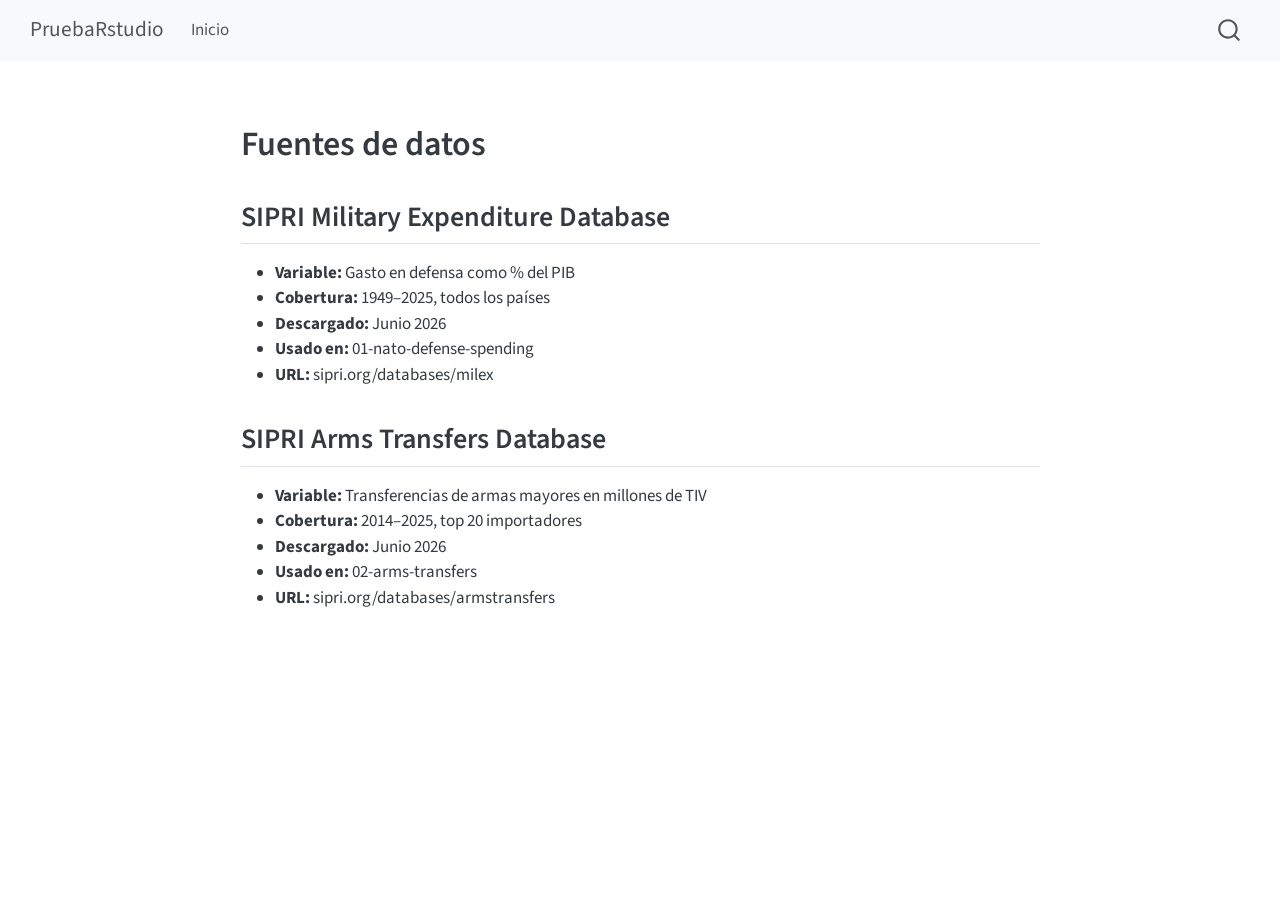
<file: docs/data-sources.html>
<!DOCTYPE html>
<html xmlns="http://www.w3.org/1999/xhtml" lang="es" xml:lang="es"><head>

<meta charset="utf-8">
<meta name="generator" content="quarto-1.9.38">

<meta name="viewport" content="width=device-width, initial-scale=1.0, user-scalable=yes">


<title>data-sources – PruebaRstudio</title>
<style>
/* Default styles provided by pandoc.
** See https://pandoc.org/MANUAL.html#variables-for-html for config info.
*/
code{white-space: pre-wrap;}
span.smallcaps{font-variant: small-caps;}
div.columns{display: flex; gap: min(4vw, 1.5em);}
div.column{flex: auto; overflow-x: auto;}
div.hanging-indent{margin-left: 1.5em; text-indent: -1.5em;}
ul.task-list{list-style: none;}
ul.task-list li input[type="checkbox"] {
  width: 0.8em;
  margin: 0 0.8em 0.2em -1em; /* quarto-specific, see https://github.com/quarto-dev/quarto-cli/issues/4556 */ 
  vertical-align: middle;
}
</style>


<script src="site_libs/quarto-nav/quarto-nav.js"></script>
<script src="site_libs/quarto-nav/headroom.min.js"></script>
<script src="site_libs/clipboard/clipboard.min.js"></script>
<script src="site_libs/quarto-search/autocomplete.umd.js"></script>
<script src="site_libs/quarto-search/fuse.min.js"></script>
<script src="site_libs/quarto-search/quarto-search.js"></script>
<meta name="quarto:offset" content="./">
<script src="site_libs/quarto-html/quarto.js" type="module"></script>
<script src="site_libs/quarto-html/tabsets/tabsets.js" type="module"></script>
<script src="site_libs/quarto-html/popper.min.js"></script>
<script src="site_libs/quarto-html/tippy.umd.min.js"></script>
<script src="site_libs/quarto-html/anchor.min.js"></script>
<link href="site_libs/quarto-html/tippy.css" rel="stylesheet">
<link href="site_libs/quarto-html/quarto-syntax-highlighting-15634bcf2e68342d4ad2dfa704d543f6.css" rel="stylesheet" id="quarto-text-highlighting-styles">
<script src="site_libs/bootstrap/bootstrap.min.js"></script>
<link href="site_libs/bootstrap/bootstrap-icons.css" rel="stylesheet">
<link href="site_libs/bootstrap/bootstrap-a0f9fd0d421825b736dc1bbcbcba2219.min.css" rel="stylesheet" append-hash="true" id="quarto-bootstrap" data-mode="light">
<script id="quarto-search-options" type="application/json">{
  "location": "navbar",
  "copy-button": false,
  "collapse-after": 3,
  "panel-placement": "end",
  "type": "overlay",
  "limit": 50,
  "keyboard-shortcut": [
    "f",
    "/",
    "s"
  ],
  "show-item-context": false,
  "language": {
    "search-no-results-text": "No se han encontrado resultados",
    "search-matching-documents-text": "documentos encontrados",
    "search-copy-link-title": "Copiar el enlace en la búsqueda",
    "search-hide-matches-text": "Ocultar resultados adicionales",
    "search-more-match-text": "resultado adicional en este documento",
    "search-more-matches-text": "resultados adicionales en este documento",
    "search-clear-button-title": "Borrar",
    "search-text-placeholder": "",
    "search-detached-cancel-button-title": "Cancelar",
    "search-submit-button-title": "Enviar",
    "search-label": "Buscar"
  }
}</script>


<link rel="stylesheet" href="styles.css">
</head>

<body class="nav-fixed fullcontent quarto-light">

<div id="quarto-search-results"></div>
  <header id="quarto-header" class="headroom fixed-top">
    <nav class="navbar navbar-expand-lg " data-bs-theme="dark">
      <div class="navbar-container container-fluid">
      <div class="navbar-brand-container mx-auto">
    <a class="navbar-brand" href="./index.html">
    <span class="navbar-title">PruebaRstudio</span>
    </a>
  </div>
            <div id="quarto-search" class="" title="Buscar"></div>
          <button class="navbar-toggler" type="button" data-bs-toggle="collapse" data-bs-target="#navbarCollapse" aria-controls="navbarCollapse" role="menu" aria-expanded="false" aria-label="Navegación de palanca" onclick="if (window.quartoToggleHeadroom) { window.quartoToggleHeadroom(); }">
  <span class="navbar-toggler-icon"></span>
</button>
          <div class="collapse navbar-collapse" id="navbarCollapse">
            <ul class="navbar-nav navbar-nav-scroll me-auto">
  <li class="nav-item">
    <a class="nav-link" href="./index.html"> 
<span class="menu-text">Inicio</span></a>
  </li>  
</ul>
          </div> <!-- /navcollapse -->
            <div class="quarto-navbar-tools">
</div>
      </div> <!-- /container-fluid -->
    </nav>
</header>
<!-- content -->
<div id="quarto-content" class="quarto-container page-columns page-rows-contents page-layout-article page-navbar">
<!-- sidebar -->
<!-- margin-sidebar -->
    
<!-- main -->
<main class="content" id="quarto-document-content"><header id="title-block-header" class="quarto-title-block"></header>




<section id="fuentes-de-datos" class="level1">
<h1>Fuentes de datos</h1>
<section id="sipri-military-expenditure-database" class="level2">
<h2 class="anchored" data-anchor-id="sipri-military-expenditure-database">SIPRI Military Expenditure Database</h2>
<ul>
<li><strong>Variable:</strong> Gasto en defensa como % del PIB</li>
<li><strong>Cobertura:</strong> 1949–2025, todos los países</li>
<li><strong>Descargado:</strong> Junio 2026</li>
<li><strong>Usado en:</strong> 01-nato-defense-spending</li>
<li><strong>URL:</strong> sipri.org/databases/milex</li>
</ul>
</section>
<section id="sipri-arms-transfers-database" class="level2">
<h2 class="anchored" data-anchor-id="sipri-arms-transfers-database">SIPRI Arms Transfers Database</h2>
<ul>
<li><strong>Variable:</strong> Transferencias de armas mayores en millones de TIV</li>
<li><strong>Cobertura:</strong> 2014–2025, top 20 importadores</li>
<li><strong>Descargado:</strong> Junio 2026</li>
<li><strong>Usado en:</strong> 02-arms-transfers</li>
<li><strong>URL:</strong> sipri.org/databases/armstransfers</li>
</ul>


</section>
</section>

</main> <!-- /main -->
<script id="quarto-html-after-body" type="application/javascript">
  window.document.addEventListener("DOMContentLoaded", function (event) {
    const icon = "";
    const anchorJS = new window.AnchorJS();
    anchorJS.options = {
      placement: 'right',
      icon: icon
    };
    anchorJS.add('.anchored');
    const isCodeAnnotation = (el) => {
      for (const clz of el.classList) {
        if (clz.startsWith('code-annotation-')) {                     
          return true;
        }
      }
      return false;
    }
    const onCopySuccess = function(e) {
      // button target
      const button = e.trigger;
      // don't keep focus
      button.blur();
      // flash "checked"
      button.classList.add('code-copy-button-checked');
      var currentTitle = button.getAttribute("title");
      button.setAttribute("title", "Copiado");
      let tooltip;
      if (window.bootstrap) {
        button.setAttribute("data-bs-toggle", "tooltip");
        button.setAttribute("data-bs-placement", "left");
        button.setAttribute("data-bs-title", "Copiado");
        tooltip = new bootstrap.Tooltip(button, 
          { trigger: "manual", 
            customClass: "code-copy-button-tooltip",
            offset: [0, -8]});
        tooltip.show();    
      }
      setTimeout(function() {
        if (tooltip) {
          tooltip.hide();
          button.removeAttribute("data-bs-title");
          button.removeAttribute("data-bs-toggle");
          button.removeAttribute("data-bs-placement");
        }
        button.setAttribute("title", currentTitle);
        button.classList.remove('code-copy-button-checked');
      }, 1000);
      // clear code selection
      e.clearSelection();
    }
    const getTextToCopy = function(trigger) {
      const outerScaffold = trigger.parentElement.cloneNode(true);
      const codeEl = outerScaffold.querySelector('code');
      for (const childEl of codeEl.children) {
        if (isCodeAnnotation(childEl)) {
          childEl.remove();
        }
      }
      return codeEl.innerText;
    }
    const clipboard = new window.ClipboardJS('.code-copy-button:not([data-in-quarto-modal])', {
      text: getTextToCopy
    });
    clipboard.on('success', onCopySuccess);
    if (window.document.getElementById('quarto-embedded-source-code-modal')) {
      const clipboardModal = new window.ClipboardJS('.code-copy-button[data-in-quarto-modal]', {
        text: getTextToCopy,
        container: window.document.getElementById('quarto-embedded-source-code-modal')
      });
      clipboardModal.on('success', onCopySuccess);
    }
      var localhostRegex = new RegExp(/^(?:http|https):\/\/localhost\:?[0-9]*\//);
      var mailtoRegex = new RegExp(/^mailto:/);
        var filterRegex = new RegExp('/' + window.location.host + '/');
      var isInternal = (href) => {
          return filterRegex.test(href) || localhostRegex.test(href) || mailtoRegex.test(href);
      }
      // Inspect non-navigation links and adorn them if external
     var links = window.document.querySelectorAll('a[href]:not(.nav-link):not(.navbar-brand):not(.toc-action):not(.sidebar-link):not(.sidebar-item-toggle):not(.pagination-link):not(.no-external):not([aria-hidden]):not(.dropdown-item):not(.quarto-navigation-tool):not(.about-link)');
      for (var i=0; i<links.length; i++) {
        const link = links[i];
        if (!isInternal(link.href)) {
          // undo the damage that might have been done by quarto-nav.js in the case of
          // links that we want to consider external
          if (link.dataset.originalHref !== undefined) {
            link.href = link.dataset.originalHref;
          }
        }
      }
    function tippyHover(el, contentFn, onTriggerFn, onUntriggerFn) {
      const config = {
        allowHTML: true,
        maxWidth: 500,
        delay: 100,
        arrow: false,
        appendTo: function(el) {
            return el.parentElement;
        },
        interactive: true,
        interactiveBorder: 10,
        theme: 'quarto',
        placement: 'bottom-start',
      };
      if (contentFn) {
        config.content = contentFn;
      }
      if (onTriggerFn) {
        config.onTrigger = onTriggerFn;
      }
      if (onUntriggerFn) {
        config.onUntrigger = onUntriggerFn;
      }
      window.tippy(el, config); 
    }
    const noterefs = window.document.querySelectorAll('a[role="doc-noteref"]');
    for (var i=0; i<noterefs.length; i++) {
      const ref = noterefs[i];
      tippyHover(ref, function() {
        // use id or data attribute instead here
        let href = ref.getAttribute('data-footnote-href') || ref.getAttribute('href');
        try { href = new URL(href).hash; } catch {}
        const id = href.replace(/^#\/?/, "");
        const note = window.document.getElementById(id);
        if (note) {
          return note.innerHTML;
        } else {
          return "";
        }
      });
    }
    const xrefs = window.document.querySelectorAll('a.quarto-xref');
    const processXRef = (id, note) => {
      // Strip column container classes
      const stripColumnClz = (el) => {
        el.classList.remove("page-full", "page-columns");
        if (el.children) {
          for (const child of el.children) {
            stripColumnClz(child);
          }
        }
      }
      stripColumnClz(note)
      if (id === null || id.startsWith('sec-')) {
        // Special case sections, only their first couple elements
        const container = document.createElement("div");
        if (note.children && note.children.length > 2) {
          container.appendChild(note.children[0].cloneNode(true));
          for (let i = 1; i < note.children.length; i++) {
            const child = note.children[i];
            if (child.tagName === "P" && child.innerText === "") {
              continue;
            } else {
              container.appendChild(child.cloneNode(true));
              break;
            }
          }
          if (window.Quarto?.typesetMath) {
            window.Quarto.typesetMath(container);
          }
          return container.innerHTML
        } else {
          if (window.Quarto?.typesetMath) {
            window.Quarto.typesetMath(note);
          }
          return note.innerHTML;
        }
      } else {
        // Remove any anchor links if they are present
        const anchorLink = note.querySelector('a.anchorjs-link');
        if (anchorLink) {
          anchorLink.remove();
        }
        if (window.Quarto?.typesetMath) {
          window.Quarto.typesetMath(note);
        }
        if (note.classList.contains("callout")) {
          return note.outerHTML;
        } else {
          return note.innerHTML;
        }
      }
    }
    for (var i=0; i<xrefs.length; i++) {
      const xref = xrefs[i];
      tippyHover(xref, undefined, function(instance) {
        instance.disable();
        let url = xref.getAttribute('href');
        let hash = undefined; 
        if (url.startsWith('#')) {
          hash = url;
        } else {
          try { hash = new URL(url).hash; } catch {}
        }
        if (hash) {
          const id = hash.replace(/^#\/?/, "");
          const note = window.document.getElementById(id);
          if (note !== null) {
            try {
              const html = processXRef(id, note.cloneNode(true));
              instance.setContent(html);
            } finally {
              instance.enable();
              instance.show();
            }
          } else {
            // See if we can fetch this
            fetch(url.split('#')[0])
            .then(res => res.text())
            .then(html => {
              const parser = new DOMParser();
              const htmlDoc = parser.parseFromString(html, "text/html");
              const note = htmlDoc.getElementById(id);
              if (note !== null) {
                const html = processXRef(id, note);
                instance.setContent(html);
              } 
            }).finally(() => {
              instance.enable();
              instance.show();
            });
          }
        } else {
          // See if we can fetch a full url (with no hash to target)
          // This is a special case and we should probably do some content thinning / targeting
          fetch(url)
          .then(res => res.text())
          .then(html => {
            const parser = new DOMParser();
            const htmlDoc = parser.parseFromString(html, "text/html");
            const note = htmlDoc.querySelector('main.content');
            if (note !== null) {
              // This should only happen for chapter cross references
              // (since there is no id in the URL)
              // remove the first header
              if (note.children.length > 0 && note.children[0].tagName === "HEADER") {
                note.children[0].remove();
              }
              const html = processXRef(null, note);
              instance.setContent(html);
            } 
          }).finally(() => {
            instance.enable();
            instance.show();
          });
        }
      }, function(instance) {
      });
    }
        let selectedAnnoteEl;
        const selectorForAnnotation = ( cell, annotation) => {
          let cellAttr = 'data-code-cell="' + cell + '"';
          let lineAttr = 'data-code-annotation="' +  annotation + '"';
          const selector = 'span[' + cellAttr + '][' + lineAttr + ']';
          return selector;
        }
        const selectCodeLines = (annoteEl) => {
          const doc = window.document;
          const targetCell = annoteEl.getAttribute("data-target-cell");
          const targetAnnotation = annoteEl.getAttribute("data-target-annotation");
          const annoteSpan = window.document.querySelector(selectorForAnnotation(targetCell, targetAnnotation));
          const lines = annoteSpan.getAttribute("data-code-lines").split(",");
          const lineIds = lines.map((line) => {
            return targetCell + "-" + line;
          })
          let top = null;
          let height = null;
          let parent = null;
          if (lineIds.length > 0) {
              //compute the position of the single el (top and bottom and make a div)
              const el = window.document.getElementById(lineIds[0]);
              top = el.offsetTop;
              height = el.offsetHeight;
              parent = el.parentElement.parentElement;
            if (lineIds.length > 1) {
              const lastEl = window.document.getElementById(lineIds[lineIds.length - 1]);
              const bottom = lastEl.offsetTop + lastEl.offsetHeight;
              height = bottom - top;
            }
            if (top !== null && height !== null && parent !== null) {
              // cook up a div (if necessary) and position it 
              let div = window.document.getElementById("code-annotation-line-highlight");
              if (div === null) {
                div = window.document.createElement("div");
                div.setAttribute("id", "code-annotation-line-highlight");
                div.style.position = 'absolute';
                parent.appendChild(div);
              }
              div.style.top = top - 2 + "px";
              div.style.height = height + 4 + "px";
              div.style.left = 0;
              let gutterDiv = window.document.getElementById("code-annotation-line-highlight-gutter");
              if (gutterDiv === null) {
                gutterDiv = window.document.createElement("div");
                gutterDiv.setAttribute("id", "code-annotation-line-highlight-gutter");
                gutterDiv.style.position = 'absolute';
                const codeCell = window.document.getElementById(targetCell);
                const gutter = codeCell.querySelector('.code-annotation-gutter');
                gutter.appendChild(gutterDiv);
              }
              gutterDiv.style.top = top - 2 + "px";
              gutterDiv.style.height = height + 4 + "px";
            }
            selectedAnnoteEl = annoteEl;
          }
        };
        const unselectCodeLines = () => {
          const elementsIds = ["code-annotation-line-highlight", "code-annotation-line-highlight-gutter"];
          elementsIds.forEach((elId) => {
            const div = window.document.getElementById(elId);
            if (div) {
              div.remove();
            }
          });
          selectedAnnoteEl = undefined;
        };
          // Handle positioning of the toggle
      window.addEventListener(
        "resize",
        throttle(() => {
          elRect = undefined;
          if (selectedAnnoteEl) {
            selectCodeLines(selectedAnnoteEl);
          }
        }, 10)
      );
      function throttle(fn, ms) {
      let throttle = false;
      let timer;
        return (...args) => {
          if(!throttle) { // first call gets through
              fn.apply(this, args);
              throttle = true;
          } else { // all the others get throttled
              if(timer) clearTimeout(timer); // cancel #2
              timer = setTimeout(() => {
                fn.apply(this, args);
                timer = throttle = false;
              }, ms);
          }
        };
      }
        // Attach click handler to the DT
        const annoteDls = window.document.querySelectorAll('dt[data-target-cell]');
        for (const annoteDlNode of annoteDls) {
          annoteDlNode.addEventListener('click', (event) => {
            const clickedEl = event.target;
            if (clickedEl !== selectedAnnoteEl) {
              unselectCodeLines();
              const activeEl = window.document.querySelector('dt[data-target-cell].code-annotation-active');
              if (activeEl) {
                activeEl.classList.remove('code-annotation-active');
              }
              selectCodeLines(clickedEl);
              clickedEl.classList.add('code-annotation-active');
            } else {
              // Unselect the line
              unselectCodeLines();
              clickedEl.classList.remove('code-annotation-active');
            }
          });
        }
    const findCites = (el) => {
      const parentEl = el.parentElement;
      if (parentEl) {
        const cites = parentEl.dataset.cites;
        if (cites) {
          return {
            el,
            cites: cites.split(' ')
          };
        } else {
          return findCites(el.parentElement)
        }
      } else {
        return undefined;
      }
    };
    var bibliorefs = window.document.querySelectorAll('a[role="doc-biblioref"]');
    for (var i=0; i<bibliorefs.length; i++) {
      const ref = bibliorefs[i];
      const citeInfo = findCites(ref);
      if (citeInfo) {
        tippyHover(citeInfo.el, function() {
          var popup = window.document.createElement('div');
          citeInfo.cites.forEach(function(cite) {
            var citeDiv = window.document.createElement('div');
            citeDiv.classList.add('hanging-indent');
            citeDiv.classList.add('csl-entry');
            var biblioDiv = window.document.getElementById('ref-' + cite);
            if (biblioDiv) {
              citeDiv.innerHTML = biblioDiv.innerHTML;
            }
            popup.appendChild(citeDiv);
          });
          return popup.innerHTML;
        });
      }
    }
  });
  </script>
</div> <!-- /content -->




</body></html>
</file>
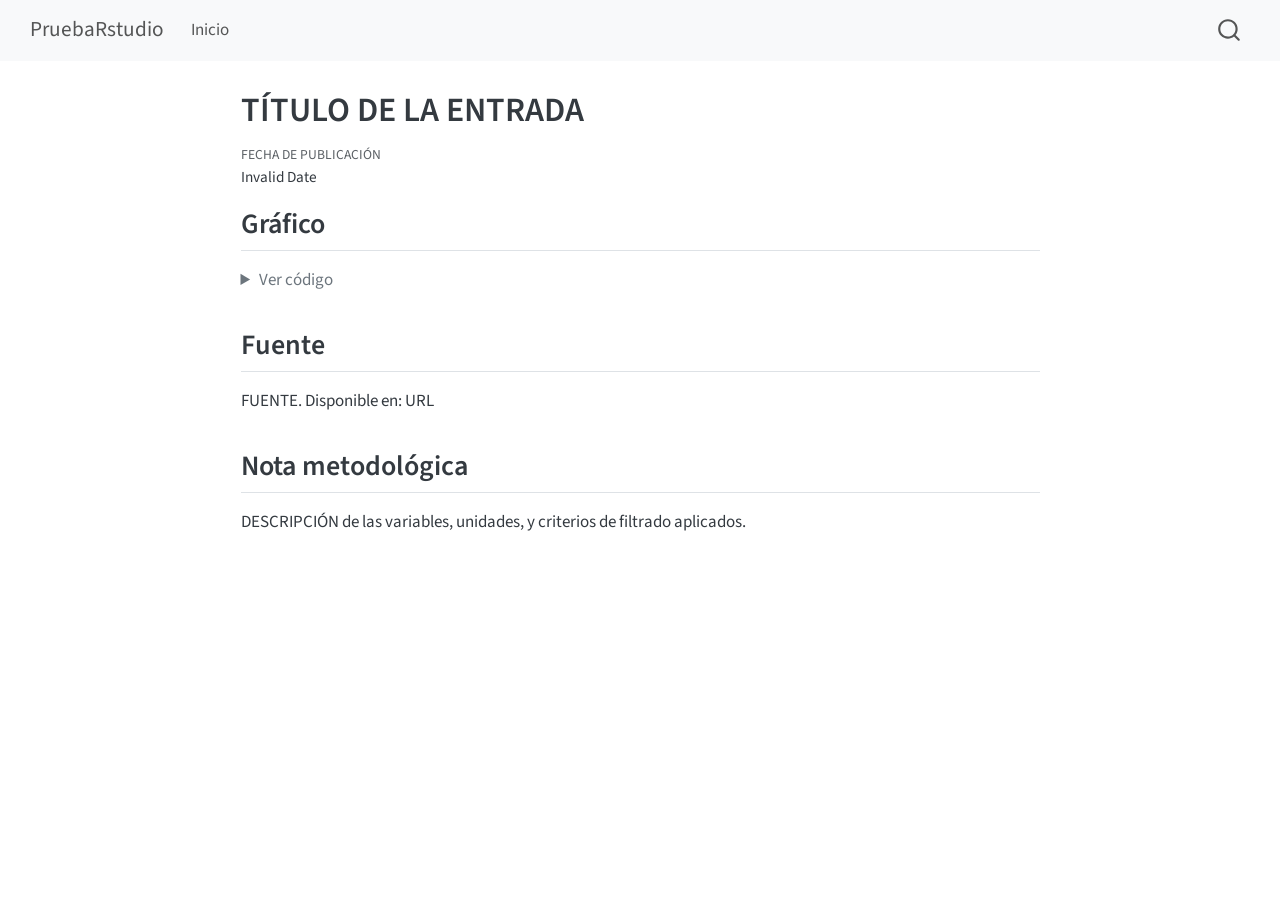
<file: docs/template.html>
<!DOCTYPE html>
<html xmlns="http://www.w3.org/1999/xhtml" lang="es" xml:lang="es"><head>

<meta charset="utf-8">
<meta name="generator" content="quarto-1.9.38">

<meta name="viewport" content="width=device-width, initial-scale=1.0, user-scalable=yes">


<title>TÍTULO DE LA ENTRADA – PruebaRstudio</title>
<style>
/* Default styles provided by pandoc.
** See https://pandoc.org/MANUAL.html#variables-for-html for config info.
*/
code{white-space: pre-wrap;}
span.smallcaps{font-variant: small-caps;}
div.columns{display: flex; gap: min(4vw, 1.5em);}
div.column{flex: auto; overflow-x: auto;}
div.hanging-indent{margin-left: 1.5em; text-indent: -1.5em;}
ul.task-list{list-style: none;}
ul.task-list li input[type="checkbox"] {
  width: 0.8em;
  margin: 0 0.8em 0.2em -1em; /* quarto-specific, see https://github.com/quarto-dev/quarto-cli/issues/4556 */ 
  vertical-align: middle;
}
/* CSS for syntax highlighting */
html { -webkit-text-size-adjust: 100%; }
pre > code.sourceCode { white-space: pre; position: relative; }
pre > code.sourceCode > span { display: inline-block; line-height: 1.25; }
pre > code.sourceCode > span:empty { height: 1.2em; }
.sourceCode { overflow: visible; }
code.sourceCode > span { color: inherit; text-decoration: inherit; }
div.sourceCode { margin: 1em 0; }
pre.sourceCode { margin: 0; }
@media screen {
div.sourceCode { overflow: auto; }
}
@media print {
pre > code.sourceCode { white-space: pre-wrap; }
pre > code.sourceCode > span { text-indent: -5em; padding-left: 5em; }
}
pre.numberSource code
  { counter-reset: source-line 0; }
pre.numberSource code > span
  { position: relative; left: -4em; counter-increment: source-line; }
pre.numberSource code > span > a:first-child::before
  { content: counter(source-line);
    position: relative; left: -1em; text-align: right; vertical-align: baseline;
    border: none; display: inline-block;
    -webkit-touch-callout: none; -webkit-user-select: none;
    -khtml-user-select: none; -moz-user-select: none;
    -ms-user-select: none; user-select: none;
    padding: 0 4px; width: 4em;
  }
pre.numberSource { margin-left: 3em;  padding-left: 4px; }
div.sourceCode
  {   }
@media screen {
pre > code.sourceCode > span > a:first-child::before { text-decoration: underline; }
}
</style>


<script src="site_libs/quarto-nav/quarto-nav.js"></script>
<script src="site_libs/quarto-nav/headroom.min.js"></script>
<script src="site_libs/clipboard/clipboard.min.js"></script>
<script src="site_libs/quarto-search/autocomplete.umd.js"></script>
<script src="site_libs/quarto-search/fuse.min.js"></script>
<script src="site_libs/quarto-search/quarto-search.js"></script>
<meta name="quarto:offset" content="./">
<script src="site_libs/quarto-html/quarto.js" type="module"></script>
<script src="site_libs/quarto-html/tabsets/tabsets.js" type="module"></script>
<script src="site_libs/quarto-html/popper.min.js"></script>
<script src="site_libs/quarto-html/tippy.umd.min.js"></script>
<script src="site_libs/quarto-html/anchor.min.js"></script>
<link href="site_libs/quarto-html/tippy.css" rel="stylesheet">
<link href="site_libs/quarto-html/quarto-syntax-highlighting-15634bcf2e68342d4ad2dfa704d543f6.css" rel="stylesheet" id="quarto-text-highlighting-styles">
<script src="site_libs/bootstrap/bootstrap.min.js"></script>
<link href="site_libs/bootstrap/bootstrap-icons.css" rel="stylesheet">
<link href="site_libs/bootstrap/bootstrap-a0f9fd0d421825b736dc1bbcbcba2219.min.css" rel="stylesheet" append-hash="true" id="quarto-bootstrap" data-mode="light">
<script id="quarto-search-options" type="application/json">{
  "location": "navbar",
  "copy-button": false,
  "collapse-after": 3,
  "panel-placement": "end",
  "type": "overlay",
  "limit": 50,
  "keyboard-shortcut": [
    "f",
    "/",
    "s"
  ],
  "show-item-context": false,
  "language": {
    "search-no-results-text": "No se han encontrado resultados",
    "search-matching-documents-text": "documentos encontrados",
    "search-copy-link-title": "Copiar el enlace en la búsqueda",
    "search-hide-matches-text": "Ocultar resultados adicionales",
    "search-more-match-text": "resultado adicional en este documento",
    "search-more-matches-text": "resultados adicionales en este documento",
    "search-clear-button-title": "Borrar",
    "search-text-placeholder": "",
    "search-detached-cancel-button-title": "Cancelar",
    "search-submit-button-title": "Enviar",
    "search-label": "Buscar"
  }
}</script>


<link rel="stylesheet" href="styles.css">
</head>

<body class="nav-fixed fullcontent quarto-light">

<div id="quarto-search-results"></div>
  <header id="quarto-header" class="headroom fixed-top">
    <nav class="navbar navbar-expand-lg " data-bs-theme="dark">
      <div class="navbar-container container-fluid">
      <div class="navbar-brand-container mx-auto">
    <a class="navbar-brand" href="./index.html">
    <span class="navbar-title">PruebaRstudio</span>
    </a>
  </div>
            <div id="quarto-search" class="" title="Buscar"></div>
          <button class="navbar-toggler" type="button" data-bs-toggle="collapse" data-bs-target="#navbarCollapse" aria-controls="navbarCollapse" role="menu" aria-expanded="false" aria-label="Navegación de palanca" onclick="if (window.quartoToggleHeadroom) { window.quartoToggleHeadroom(); }">
  <span class="navbar-toggler-icon"></span>
</button>
          <div class="collapse navbar-collapse" id="navbarCollapse">
            <ul class="navbar-nav navbar-nav-scroll me-auto">
  <li class="nav-item">
    <a class="nav-link" href="./index.html"> 
<span class="menu-text">Inicio</span></a>
  </li>  
</ul>
          </div> <!-- /navcollapse -->
            <div class="quarto-navbar-tools">
</div>
      </div> <!-- /container-fluid -->
    </nav>
</header>
<!-- content -->
<div id="quarto-content" class="quarto-container page-columns page-rows-contents page-layout-article page-navbar">
<!-- sidebar -->
<!-- margin-sidebar -->
    
<!-- main -->
<main class="content" id="quarto-document-content">

<header id="title-block-header" class="quarto-title-block default">
<div class="quarto-title">
<h1 class="title">TÍTULO DE LA ENTRADA</h1>
</div>



<div class="quarto-title-meta">

    
    <div>
    <div class="quarto-title-meta-heading">Fecha de publicación</div>
    <div class="quarto-title-meta-contents">
      <p class="date">Invalid Date</p>
    </div>
  </div>
  
    
  </div>
  


</header>


<section id="gráfico" class="level2">
<h2 class="anchored" data-anchor-id="gráfico">Gráfico</h2>
<div class="cell">
<details class="code-fold">
<summary>Ver código</summary>
<div class="code-copy-outer-scaffold"><div class="sourceCode cell-code" id="cb1"><pre class="sourceCode r code-with-copy"><code class="sourceCode r"><span id="cb1-1"><a href="#cb1-1" aria-hidden="true" tabindex="-1"></a><span class="co"># Librerías</span></span>
<span id="cb1-2"><a href="#cb1-2" aria-hidden="true" tabindex="-1"></a></span>
<span id="cb1-3"><a href="#cb1-3" aria-hidden="true" tabindex="-1"></a></span>
<span id="cb1-4"><a href="#cb1-4" aria-hidden="true" tabindex="-1"></a><span class="co"># Cargar datos</span></span>
<span id="cb1-5"><a href="#cb1-5" aria-hidden="true" tabindex="-1"></a><span class="co"># datos &lt;- read_csv("data/ARCHIVO.csv")</span></span>
<span id="cb1-6"><a href="#cb1-6" aria-hidden="true" tabindex="-1"></a></span>
<span id="cb1-7"><a href="#cb1-7" aria-hidden="true" tabindex="-1"></a><span class="co"># Gráfico</span></span></code></pre></div><button title="Copiar al portapapeles" class="code-copy-button"><i class="bi"></i></button></div>
</details>
</div>
</section>
<section id="fuente" class="level2">
<h2 class="anchored" data-anchor-id="fuente">Fuente</h2>
<p>FUENTE. Disponible en: URL</p>
</section>
<section id="nota-metodológica" class="level2">
<h2 class="anchored" data-anchor-id="nota-metodológica">Nota metodológica</h2>
<p>DESCRIPCIÓN de las variables, unidades, y criterios de filtrado aplicados.</p>
<pre><code></code></pre>


</section>

</main> <!-- /main -->
<script id="quarto-html-after-body" type="application/javascript">
  window.document.addEventListener("DOMContentLoaded", function (event) {
    const icon = "";
    const anchorJS = new window.AnchorJS();
    anchorJS.options = {
      placement: 'right',
      icon: icon
    };
    anchorJS.add('.anchored');
    const isCodeAnnotation = (el) => {
      for (const clz of el.classList) {
        if (clz.startsWith('code-annotation-')) {                     
          return true;
        }
      }
      return false;
    }
    const onCopySuccess = function(e) {
      // button target
      const button = e.trigger;
      // don't keep focus
      button.blur();
      // flash "checked"
      button.classList.add('code-copy-button-checked');
      var currentTitle = button.getAttribute("title");
      button.setAttribute("title", "Copiado");
      let tooltip;
      if (window.bootstrap) {
        button.setAttribute("data-bs-toggle", "tooltip");
        button.setAttribute("data-bs-placement", "left");
        button.setAttribute("data-bs-title", "Copiado");
        tooltip = new bootstrap.Tooltip(button, 
          { trigger: "manual", 
            customClass: "code-copy-button-tooltip",
            offset: [0, -8]});
        tooltip.show();    
      }
      setTimeout(function() {
        if (tooltip) {
          tooltip.hide();
          button.removeAttribute("data-bs-title");
          button.removeAttribute("data-bs-toggle");
          button.removeAttribute("data-bs-placement");
        }
        button.setAttribute("title", currentTitle);
        button.classList.remove('code-copy-button-checked');
      }, 1000);
      // clear code selection
      e.clearSelection();
    }
    const getTextToCopy = function(trigger) {
      const outerScaffold = trigger.parentElement.cloneNode(true);
      const codeEl = outerScaffold.querySelector('code');
      for (const childEl of codeEl.children) {
        if (isCodeAnnotation(childEl)) {
          childEl.remove();
        }
      }
      return codeEl.innerText;
    }
    const clipboard = new window.ClipboardJS('.code-copy-button:not([data-in-quarto-modal])', {
      text: getTextToCopy
    });
    clipboard.on('success', onCopySuccess);
    if (window.document.getElementById('quarto-embedded-source-code-modal')) {
      const clipboardModal = new window.ClipboardJS('.code-copy-button[data-in-quarto-modal]', {
        text: getTextToCopy,
        container: window.document.getElementById('quarto-embedded-source-code-modal')
      });
      clipboardModal.on('success', onCopySuccess);
    }
      var localhostRegex = new RegExp(/^(?:http|https):\/\/localhost\:?[0-9]*\//);
      var mailtoRegex = new RegExp(/^mailto:/);
        var filterRegex = new RegExp('/' + window.location.host + '/');
      var isInternal = (href) => {
          return filterRegex.test(href) || localhostRegex.test(href) || mailtoRegex.test(href);
      }
      // Inspect non-navigation links and adorn them if external
     var links = window.document.querySelectorAll('a[href]:not(.nav-link):not(.navbar-brand):not(.toc-action):not(.sidebar-link):not(.sidebar-item-toggle):not(.pagination-link):not(.no-external):not([aria-hidden]):not(.dropdown-item):not(.quarto-navigation-tool):not(.about-link)');
      for (var i=0; i<links.length; i++) {
        const link = links[i];
        if (!isInternal(link.href)) {
          // undo the damage that might have been done by quarto-nav.js in the case of
          // links that we want to consider external
          if (link.dataset.originalHref !== undefined) {
            link.href = link.dataset.originalHref;
          }
        }
      }
    function tippyHover(el, contentFn, onTriggerFn, onUntriggerFn) {
      const config = {
        allowHTML: true,
        maxWidth: 500,
        delay: 100,
        arrow: false,
        appendTo: function(el) {
            return el.parentElement;
        },
        interactive: true,
        interactiveBorder: 10,
        theme: 'quarto',
        placement: 'bottom-start',
      };
      if (contentFn) {
        config.content = contentFn;
      }
      if (onTriggerFn) {
        config.onTrigger = onTriggerFn;
      }
      if (onUntriggerFn) {
        config.onUntrigger = onUntriggerFn;
      }
      window.tippy(el, config); 
    }
    const noterefs = window.document.querySelectorAll('a[role="doc-noteref"]');
    for (var i=0; i<noterefs.length; i++) {
      const ref = noterefs[i];
      tippyHover(ref, function() {
        // use id or data attribute instead here
        let href = ref.getAttribute('data-footnote-href') || ref.getAttribute('href');
        try { href = new URL(href).hash; } catch {}
        const id = href.replace(/^#\/?/, "");
        const note = window.document.getElementById(id);
        if (note) {
          return note.innerHTML;
        } else {
          return "";
        }
      });
    }
    const xrefs = window.document.querySelectorAll('a.quarto-xref');
    const processXRef = (id, note) => {
      // Strip column container classes
      const stripColumnClz = (el) => {
        el.classList.remove("page-full", "page-columns");
        if (el.children) {
          for (const child of el.children) {
            stripColumnClz(child);
          }
        }
      }
      stripColumnClz(note)
      if (id === null || id.startsWith('sec-')) {
        // Special case sections, only their first couple elements
        const container = document.createElement("div");
        if (note.children && note.children.length > 2) {
          container.appendChild(note.children[0].cloneNode(true));
          for (let i = 1; i < note.children.length; i++) {
            const child = note.children[i];
            if (child.tagName === "P" && child.innerText === "") {
              continue;
            } else {
              container.appendChild(child.cloneNode(true));
              break;
            }
          }
          if (window.Quarto?.typesetMath) {
            window.Quarto.typesetMath(container);
          }
          return container.innerHTML
        } else {
          if (window.Quarto?.typesetMath) {
            window.Quarto.typesetMath(note);
          }
          return note.innerHTML;
        }
      } else {
        // Remove any anchor links if they are present
        const anchorLink = note.querySelector('a.anchorjs-link');
        if (anchorLink) {
          anchorLink.remove();
        }
        if (window.Quarto?.typesetMath) {
          window.Quarto.typesetMath(note);
        }
        if (note.classList.contains("callout")) {
          return note.outerHTML;
        } else {
          return note.innerHTML;
        }
      }
    }
    for (var i=0; i<xrefs.length; i++) {
      const xref = xrefs[i];
      tippyHover(xref, undefined, function(instance) {
        instance.disable();
        let url = xref.getAttribute('href');
        let hash = undefined; 
        if (url.startsWith('#')) {
          hash = url;
        } else {
          try { hash = new URL(url).hash; } catch {}
        }
        if (hash) {
          const id = hash.replace(/^#\/?/, "");
          const note = window.document.getElementById(id);
          if (note !== null) {
            try {
              const html = processXRef(id, note.cloneNode(true));
              instance.setContent(html);
            } finally {
              instance.enable();
              instance.show();
            }
          } else {
            // See if we can fetch this
            fetch(url.split('#')[0])
            .then(res => res.text())
            .then(html => {
              const parser = new DOMParser();
              const htmlDoc = parser.parseFromString(html, "text/html");
              const note = htmlDoc.getElementById(id);
              if (note !== null) {
                const html = processXRef(id, note);
                instance.setContent(html);
              } 
            }).finally(() => {
              instance.enable();
              instance.show();
            });
          }
        } else {
          // See if we can fetch a full url (with no hash to target)
          // This is a special case and we should probably do some content thinning / targeting
          fetch(url)
          .then(res => res.text())
          .then(html => {
            const parser = new DOMParser();
            const htmlDoc = parser.parseFromString(html, "text/html");
            const note = htmlDoc.querySelector('main.content');
            if (note !== null) {
              // This should only happen for chapter cross references
              // (since there is no id in the URL)
              // remove the first header
              if (note.children.length > 0 && note.children[0].tagName === "HEADER") {
                note.children[0].remove();
              }
              const html = processXRef(null, note);
              instance.setContent(html);
            } 
          }).finally(() => {
            instance.enable();
            instance.show();
          });
        }
      }, function(instance) {
      });
    }
        let selectedAnnoteEl;
        const selectorForAnnotation = ( cell, annotation) => {
          let cellAttr = 'data-code-cell="' + cell + '"';
          let lineAttr = 'data-code-annotation="' +  annotation + '"';
          const selector = 'span[' + cellAttr + '][' + lineAttr + ']';
          return selector;
        }
        const selectCodeLines = (annoteEl) => {
          const doc = window.document;
          const targetCell = annoteEl.getAttribute("data-target-cell");
          const targetAnnotation = annoteEl.getAttribute("data-target-annotation");
          const annoteSpan = window.document.querySelector(selectorForAnnotation(targetCell, targetAnnotation));
          const lines = annoteSpan.getAttribute("data-code-lines").split(",");
          const lineIds = lines.map((line) => {
            return targetCell + "-" + line;
          })
          let top = null;
          let height = null;
          let parent = null;
          if (lineIds.length > 0) {
              //compute the position of the single el (top and bottom and make a div)
              const el = window.document.getElementById(lineIds[0]);
              top = el.offsetTop;
              height = el.offsetHeight;
              parent = el.parentElement.parentElement;
            if (lineIds.length > 1) {
              const lastEl = window.document.getElementById(lineIds[lineIds.length - 1]);
              const bottom = lastEl.offsetTop + lastEl.offsetHeight;
              height = bottom - top;
            }
            if (top !== null && height !== null && parent !== null) {
              // cook up a div (if necessary) and position it 
              let div = window.document.getElementById("code-annotation-line-highlight");
              if (div === null) {
                div = window.document.createElement("div");
                div.setAttribute("id", "code-annotation-line-highlight");
                div.style.position = 'absolute';
                parent.appendChild(div);
              }
              div.style.top = top - 2 + "px";
              div.style.height = height + 4 + "px";
              div.style.left = 0;
              let gutterDiv = window.document.getElementById("code-annotation-line-highlight-gutter");
              if (gutterDiv === null) {
                gutterDiv = window.document.createElement("div");
                gutterDiv.setAttribute("id", "code-annotation-line-highlight-gutter");
                gutterDiv.style.position = 'absolute';
                const codeCell = window.document.getElementById(targetCell);
                const gutter = codeCell.querySelector('.code-annotation-gutter');
                gutter.appendChild(gutterDiv);
              }
              gutterDiv.style.top = top - 2 + "px";
              gutterDiv.style.height = height + 4 + "px";
            }
            selectedAnnoteEl = annoteEl;
          }
        };
        const unselectCodeLines = () => {
          const elementsIds = ["code-annotation-line-highlight", "code-annotation-line-highlight-gutter"];
          elementsIds.forEach((elId) => {
            const div = window.document.getElementById(elId);
            if (div) {
              div.remove();
            }
          });
          selectedAnnoteEl = undefined;
        };
          // Handle positioning of the toggle
      window.addEventListener(
        "resize",
        throttle(() => {
          elRect = undefined;
          if (selectedAnnoteEl) {
            selectCodeLines(selectedAnnoteEl);
          }
        }, 10)
      );
      function throttle(fn, ms) {
      let throttle = false;
      let timer;
        return (...args) => {
          if(!throttle) { // first call gets through
              fn.apply(this, args);
              throttle = true;
          } else { // all the others get throttled
              if(timer) clearTimeout(timer); // cancel #2
              timer = setTimeout(() => {
                fn.apply(this, args);
                timer = throttle = false;
              }, ms);
          }
        };
      }
        // Attach click handler to the DT
        const annoteDls = window.document.querySelectorAll('dt[data-target-cell]');
        for (const annoteDlNode of annoteDls) {
          annoteDlNode.addEventListener('click', (event) => {
            const clickedEl = event.target;
            if (clickedEl !== selectedAnnoteEl) {
              unselectCodeLines();
              const activeEl = window.document.querySelector('dt[data-target-cell].code-annotation-active');
              if (activeEl) {
                activeEl.classList.remove('code-annotation-active');
              }
              selectCodeLines(clickedEl);
              clickedEl.classList.add('code-annotation-active');
            } else {
              // Unselect the line
              unselectCodeLines();
              clickedEl.classList.remove('code-annotation-active');
            }
          });
        }
    const findCites = (el) => {
      const parentEl = el.parentElement;
      if (parentEl) {
        const cites = parentEl.dataset.cites;
        if (cites) {
          return {
            el,
            cites: cites.split(' ')
          };
        } else {
          return findCites(el.parentElement)
        }
      } else {
        return undefined;
      }
    };
    var bibliorefs = window.document.querySelectorAll('a[role="doc-biblioref"]');
    for (var i=0; i<bibliorefs.length; i++) {
      const ref = bibliorefs[i];
      const citeInfo = findCites(ref);
      if (citeInfo) {
        tippyHover(citeInfo.el, function() {
          var popup = window.document.createElement('div');
          citeInfo.cites.forEach(function(cite) {
            var citeDiv = window.document.createElement('div');
            citeDiv.classList.add('hanging-indent');
            citeDiv.classList.add('csl-entry');
            var biblioDiv = window.document.getElementById('ref-' + cite);
            if (biblioDiv) {
              citeDiv.innerHTML = biblioDiv.innerHTML;
            }
            popup.appendChild(citeDiv);
          });
          return popup.innerHTML;
        });
      }
    }
  });
  </script>
</div> <!-- /content -->




</body></html>
</file>
<file: docs/site_libs/quarto-html/tippy.css>
.tippy-box[data-animation=fade][data-state=hidden]{opacity:0}[data-tippy-root]{max-width:calc(100vw - 10px)}.tippy-box{position:relative;background-color:#333;color:#fff;border-radius:4px;font-size:14px;line-height:1.4;white-space:normal;outline:0;transition-property:transform,visibility,opacity}.tippy-box[data-placement^=top]>.tippy-arrow{bottom:0}.tippy-box[data-placement^=top]>.tippy-arrow:before{bottom:-7px;left:0;border-width:8px 8px 0;border-top-color:initial;transform-origin:center top}.tippy-box[data-placement^=bottom]>.tippy-arrow{top:0}.tippy-box[data-placement^=bottom]>.tippy-arrow:before{top:-7px;left:0;border-width:0 8px 8px;border-bottom-color:initial;transform-origin:center bottom}.tippy-box[data-placement^=left]>.tippy-arrow{right:0}.tippy-box[data-placement^=left]>.tippy-arrow:before{border-width:8px 0 8px 8px;border-left-color:initial;right:-7px;transform-origin:center left}.tippy-box[data-placement^=right]>.tippy-arrow{left:0}.tippy-box[data-placement^=right]>.tippy-arrow:before{left:-7px;border-width:8px 8px 8px 0;border-right-color:initial;transform-origin:center right}.tippy-box[data-inertia][data-state=visible]{transition-timing-function:cubic-bezier(.54,1.5,.38,1.11)}.tippy-arrow{width:16px;height:16px;color:#333}.tippy-arrow:before{content:"";position:absolute;border-color:transparent;border-style:solid}.tippy-content{position:relative;padding:5px 9px;z-index:1}
</file>
<file: docs/site_libs/quarto-html/quarto-syntax-highlighting-15634bcf2e68342d4ad2dfa704d543f6.css>
/* quarto syntax highlight colors */
:root {
  --quarto-hl-ot-color: #003B4F;
  --quarto-hl-at-color: #657422;
  --quarto-hl-ss-color: #20794D;
  --quarto-hl-an-color: #5E5E5E;
  --quarto-hl-fu-color: #4758AB;
  --quarto-hl-st-color: #20794D;
  --quarto-hl-cf-color: #003B4F;
  --quarto-hl-op-color: #5E5E5E;
  --quarto-hl-er-color: #AD0000;
  --quarto-hl-bn-color: #AD0000;
  --quarto-hl-al-color: #AD0000;
  --quarto-hl-va-color: #111111;
  --quarto-hl-bu-color: inherit;
  --quarto-hl-ex-color: inherit;
  --quarto-hl-pp-color: #AD0000;
  --quarto-hl-in-color: #5E5E5E;
  --quarto-hl-vs-color: #20794D;
  --quarto-hl-wa-color: #5E5E5E;
  --quarto-hl-do-color: #5E5E5E;
  --quarto-hl-im-color: #00769E;
  --quarto-hl-ch-color: #20794D;
  --quarto-hl-dt-color: #AD0000;
  --quarto-hl-fl-color: #AD0000;
  --quarto-hl-co-color: #5E5E5E;
  --quarto-hl-cv-color: #5E5E5E;
  --quarto-hl-cn-color: #8f5902;
  --quarto-hl-sc-color: #5E5E5E;
  --quarto-hl-dv-color: #AD0000;
  --quarto-hl-kw-color: #003B4F;
}

/* other quarto variables */
:root {
  --quarto-font-monospace: SFMono-Regular, Menlo, Monaco, Consolas, "Liberation Mono", "Courier New", monospace;
}

/* syntax highlight based on Pandoc's rules */
pre > code.sourceCode > span {
  color: #003B4F;
}

code.sourceCode > span {
  color: #003B4F;
}

div.sourceCode,
div.sourceCode pre.sourceCode {
  color: #003B4F;
}

/* Normal */
code span {
  color: #003B4F;
}

/* Alert */
code span.al {
  color: #AD0000;
  font-style: inherit;
}

/* Annotation */
code span.an {
  color: #5E5E5E;
  font-style: inherit;
}

/* Attribute */
code span.at {
  color: #657422;
  font-style: inherit;
}

/* BaseN */
code span.bn {
  color: #AD0000;
  font-style: inherit;
}

/* BuiltIn */
code span.bu {
  font-style: inherit;
}

/* ControlFlow */
code span.cf {
  color: #003B4F;
  font-weight: bold;
  font-style: inherit;
}

/* Char */
code span.ch {
  color: #20794D;
  font-style: inherit;
}

/* Constant */
code span.cn {
  color: #8f5902;
  font-style: inherit;
}

/* Comment */
code span.co {
  color: #5E5E5E;
  font-style: inherit;
}

/* CommentVar */
code span.cv {
  color: #5E5E5E;
  font-style: italic;
}

/* Documentation */
code span.do {
  color: #5E5E5E;
  font-style: italic;
}

/* DataType */
code span.dt {
  color: #AD0000;
  font-style: inherit;
}

/* DecVal */
code span.dv {
  color: #AD0000;
  font-style: inherit;
}

/* Error */
code span.er {
  color: #AD0000;
  font-style: inherit;
}

/* Extension */
code span.ex {
  font-style: inherit;
}

/* Float */
code span.fl {
  color: #AD0000;
  font-style: inherit;
}

/* Function */
code span.fu {
  color: #4758AB;
  font-style: inherit;
}

/* Import */
code span.im {
  color: #00769E;
  font-style: inherit;
}

/* Information */
code span.in {
  color: #5E5E5E;
  font-style: inherit;
}

/* Keyword */
code span.kw {
  color: #003B4F;
  font-weight: bold;
  font-style: inherit;
}

/* Operator */
code span.op {
  color: #5E5E5E;
  font-style: inherit;
}

/* Other */
code span.ot {
  color: #003B4F;
  font-style: inherit;
}

/* Preprocessor */
code span.pp {
  color: #AD0000;
  font-style: inherit;
}

/* SpecialChar */
code span.sc {
  color: #5E5E5E;
  font-style: inherit;
}

/* SpecialString */
code span.ss {
  color: #20794D;
  font-style: inherit;
}

/* String */
code span.st {
  color: #20794D;
  font-style: inherit;
}

/* Variable */
code span.va {
  color: #111111;
  font-style: inherit;
}

/* VerbatimString */
code span.vs {
  color: #20794D;
  font-style: inherit;
}

/* Warning */
code span.wa {
  color: #5E5E5E;
  font-style: italic;
}

.prevent-inlining {
  content: "</";
}

/*# sourceMappingURL=f23921c56f73e400b49028c9186a1aa0.css.map */
</file>
<file: docs/styles.css>
.quarto-grid-item img {
  padding: 8px;
}
</file>
